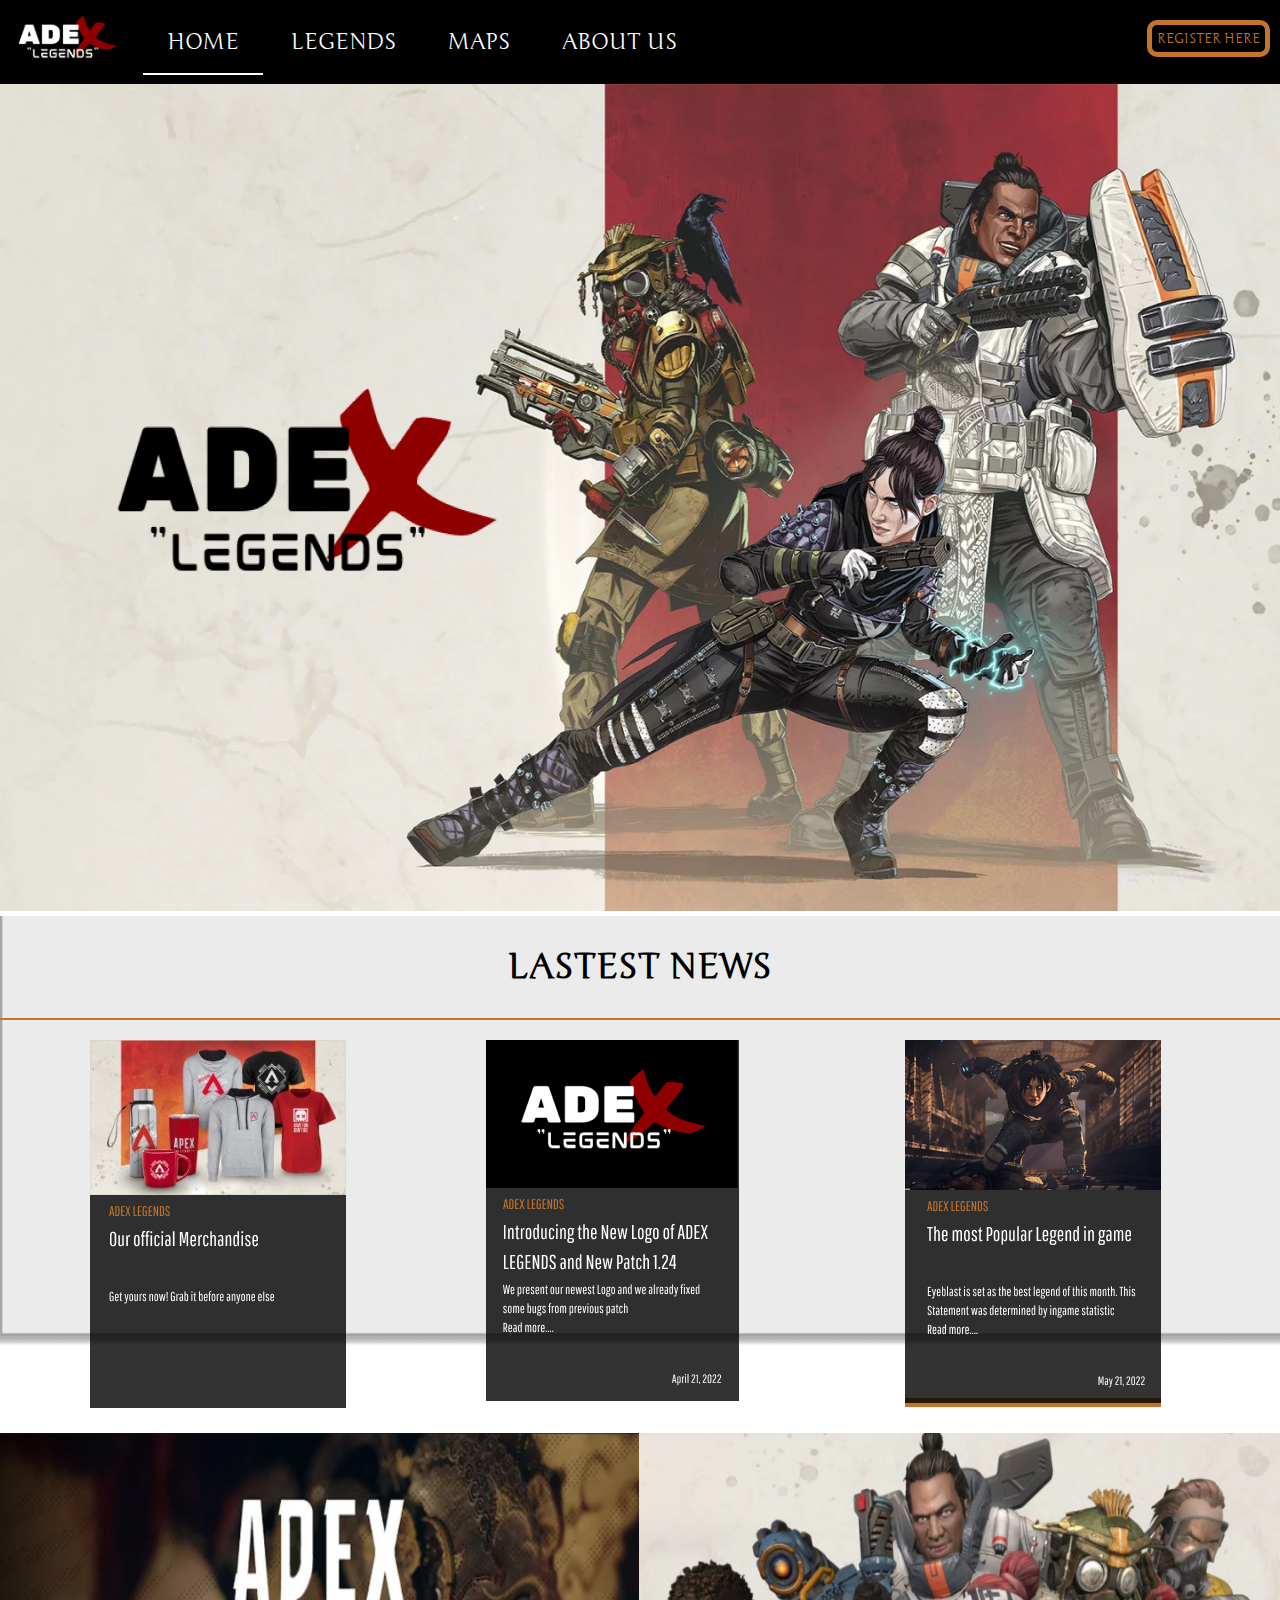
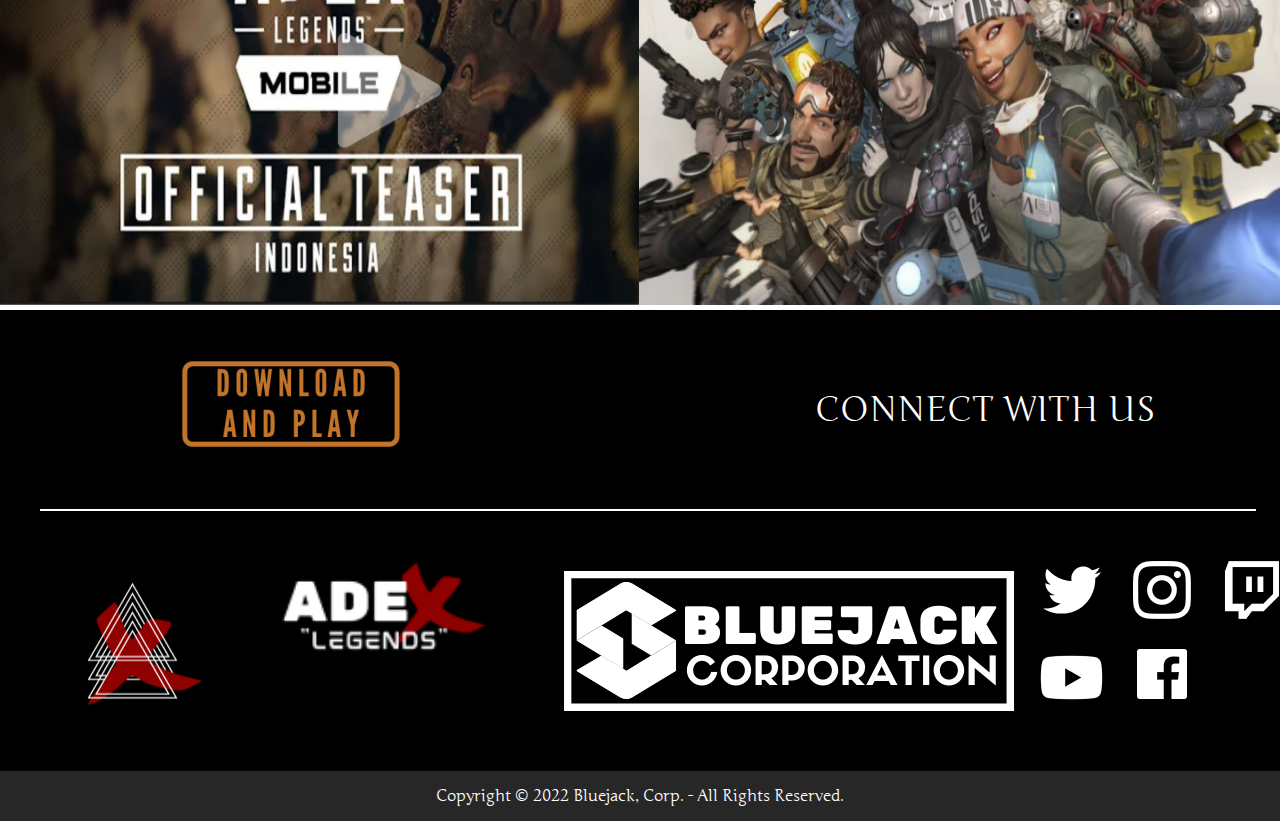
<file: adex legend/index.html>
<!DOCTYPE html>
<html lang="en">
<head>
    <meta charset="UTF-8">
    <meta http-equiv="X-UA-Compatible" content="IE=edge">
    <meta name="viewport" content="width=device-width, initial-scale=1.0">
    <title>Adex legends</title>
    <link rel="stylesheet" href="style.css">
</head>
<body>
    <head>

        <!--Navbar-->
        <div class="navbar">
            <img src="img/Legends (1) 1.png" height="84px" alt="">
            <ul>
                
                <li style="border-bottom: 2px solid #fff;"><a href="index.html" > HOME</a></li>
                <li><a href="legends.html">LEGENDS</a></li>
                <li><a href="map.html">MAPS</a></li>
                <li><a href="about.html">ABOUT US</a></li>
            </ul>
            <a href="register.html"><button id="register">REGISTER HERE</button></a>
        </div>

        <!--JUMBOTRON-->
        <img src="img/Group 18.png" alt="" width="100%" height="827">
    </head>
    <div class="lastest">
        <div class="judul" style="padding: 30px;border-bottom:2px solid #C2742B">
            <h1 style="text-align:center;">LASTEST NEWS</h1>
        </div>
        <div class="isi">
            <div class="isi1">
                <img src="img/Group 19.png" alt="">
            </div>
            <div class="isi2">
                <img src="img/Group 20.png" alt="">
            </div>
            <div class="isi3">
                <img src="img/Group 22.png" alt="">
            </div>
        </div>
    </div>
    <div class="iklan">
        <div class="iklan1">
            <img id="pause" src="img/image 1.svg" alt="">
            <img src="img/image 5.png" width="100%" height="472" alt="">
        </div>
        <div class="iklan2">
            <img src="img/image 3.png" width="100%" height="472" alt="">
        </div>
    </div>


    <!--Footer-->
    <footer>
        <div class="top">
            <div class="download">
                <img src="img/Legends (2) 1.png" style="margin-top:50px;"alt="">
            </div>
            <p>CONNECT WITH US</p>
        </div>
        <div class="mid">
            <img src="img/Legends (4) 1.png"  alt="">
            <img src="img/Legends (1) 1.png" width="316" height="172" alt="">
            <img src="img/Legends (7) 1.png" alt="">
            <img src="img/Group 23.png" width="242" height="153" style="margin-top:30px ;" alt="">
        </div>
        <div class="bot">
            <p>Copyright © 2022 Bluejack, Corp. - All Rights Reserved.</p>
        </div>
    </footer>
    
</body>
</html>
</file>
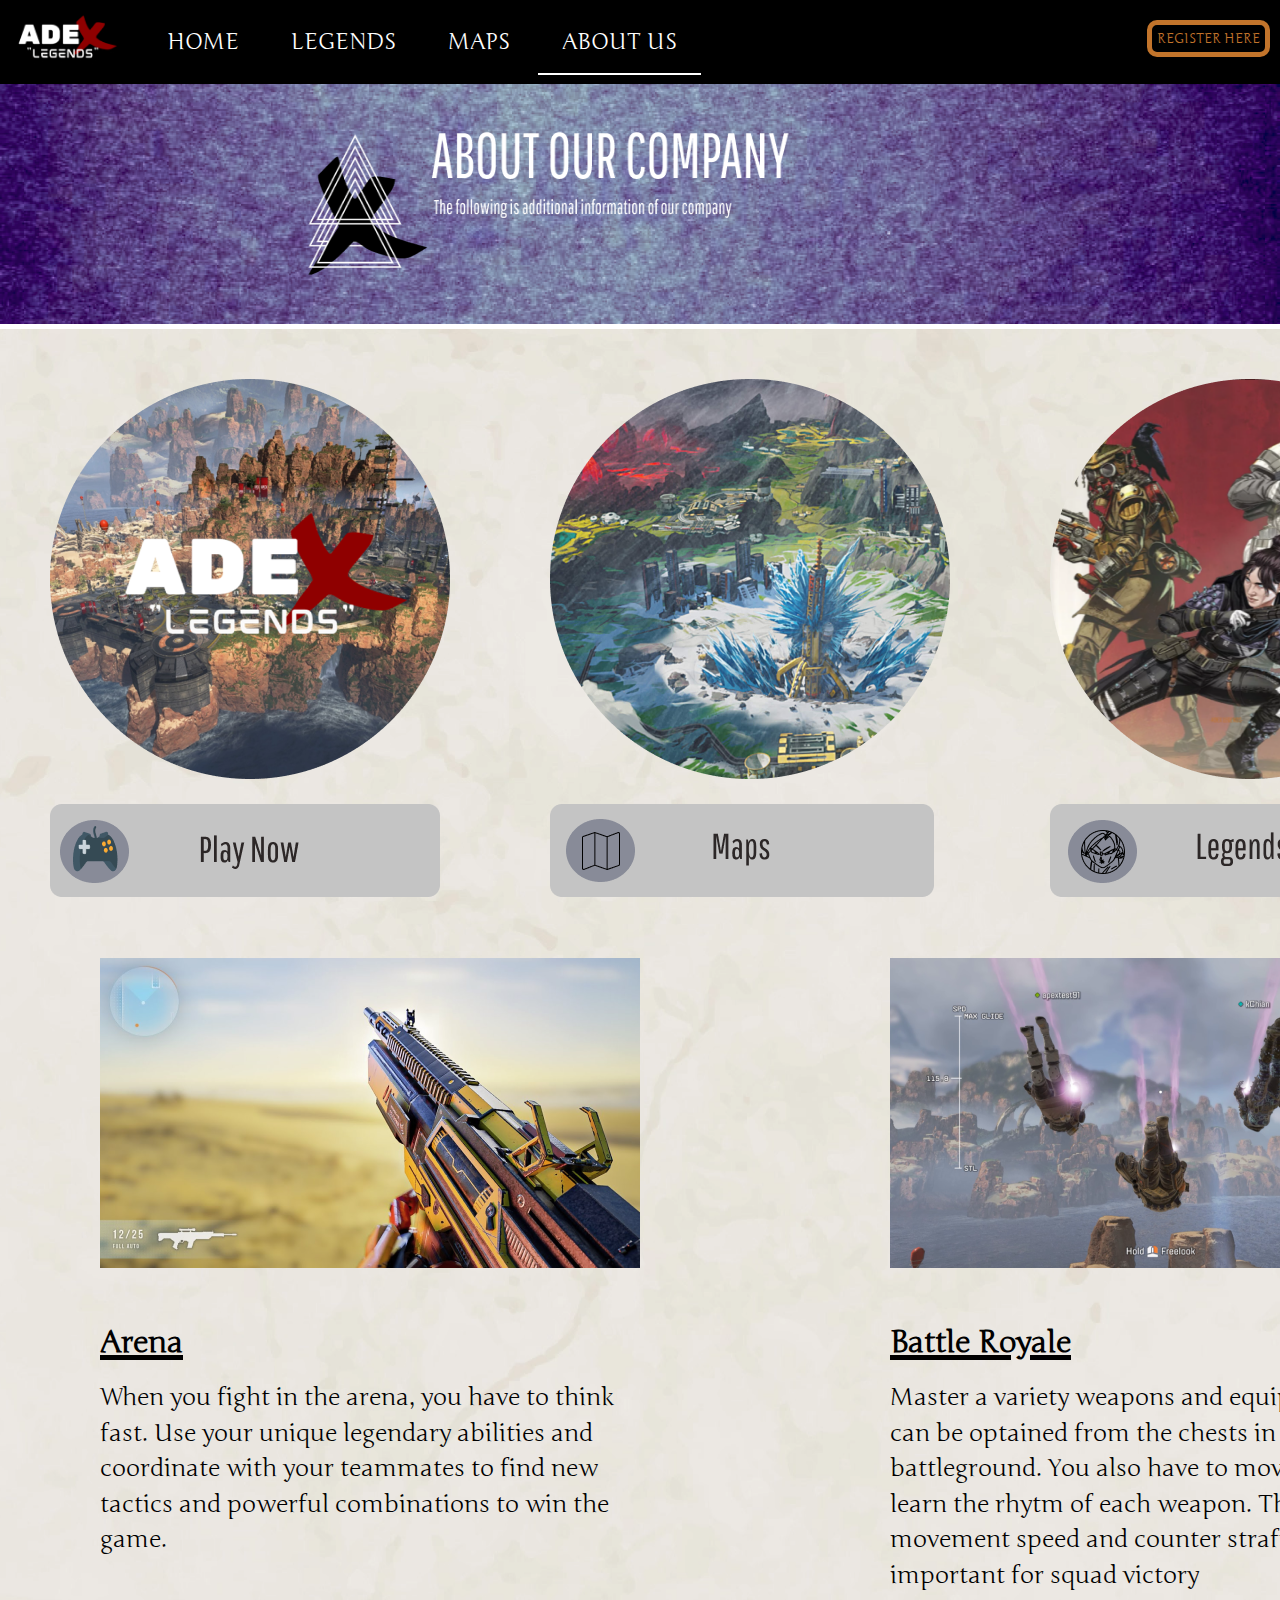
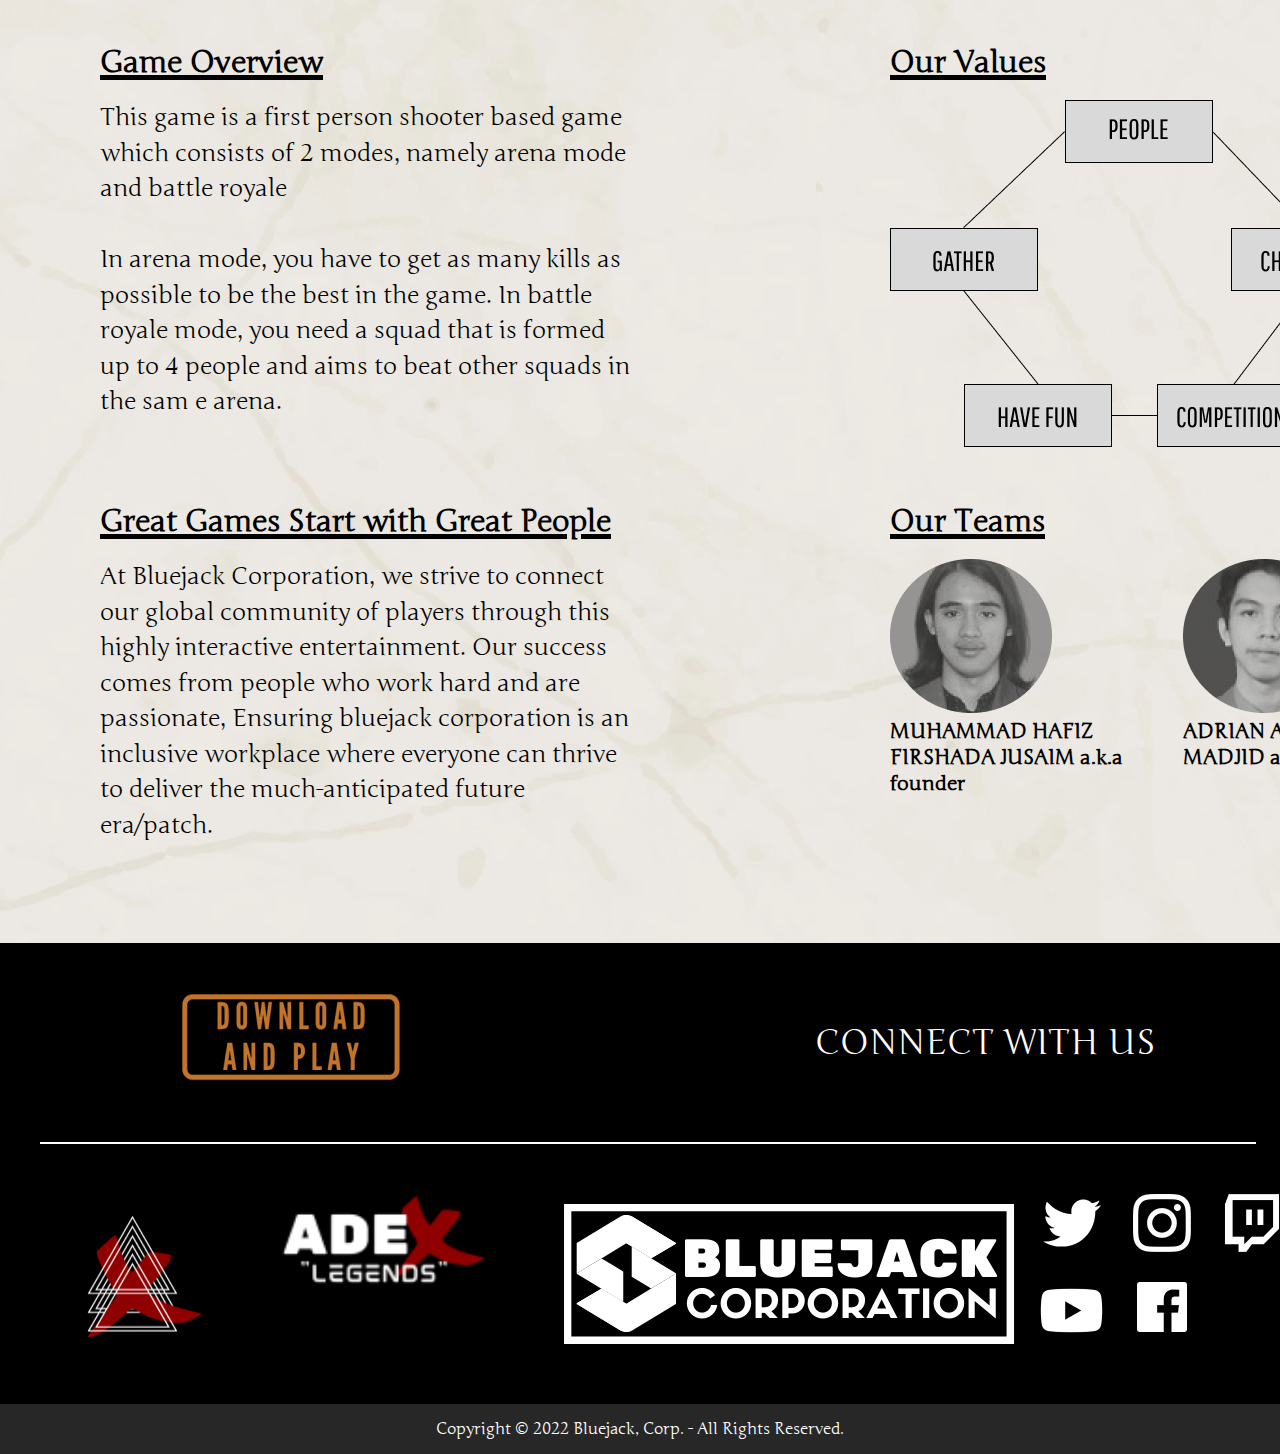
<file: adex legend/about.html>
<!DOCTYPE html>
<html lang="en">
<head>
    <meta charset="UTF-8">
    <meta http-equiv="X-UA-Compatible" content="IE=edge">
    <meta name="viewport" content="width=device-width, initial-scale=1.0">
    <title>Adex legends</title>
    <link rel="stylesheet" href="style.css">
</head>
<body>
    <head>
        <div class="navbar">
            <img src="img/Legends (1) 1.png" height="84px" alt="">
            <ul>
                
                <li><a href="index.html" > HOME</a></li>
                <li  ><a href="legends.html">LEGENDS</a></li>
                <li><a href="map.html">MAPS</a></li>
                <li style="border-bottom: 2px solid #fff;"><a href="about.html">ABOUT US</a></li>
            </ul>
            <a href="register.html"><button id="register">REGISTER HERE</button></a>
        </div>
        <img src="img/Group 26.png" alt="" width="100%" height="240">
    </head>
    <div class="container-about">
        <div class="top-about">
            <div class="elipse1">
                <img src="img/Ellipse 1.png" alt="">
                
                <div class="about-button">
                    <img src="img/Group 27.png" alt="">
                </div>
            </div>
            <div class="elipse2">
                <img src="img/Ellipse 2.png" alt="">
                <div class="about-button">
                    <a href="map.html"><img src="img/Group 28.png" alt=""></a>
                </div>
                
            </div>
            <div class="elipse3">
                <div>
                    <img src="img/Ellipse 3.png" alt="">
                </div>
                <div class="about-button">
                    <a href="legends.html"><img src="img/Group 29.png" alt=""></a>
                </div>
                
            </div>
    
        </div>
        <div class="cont-about">
            <div class="about1">
                <img src="img/Rectangle 41.png" alt="">
            </div>
            <div class="about2">
                <img src="img/image 6.png" alt="">
            </div>
            <div class="about3">
                <h1>Arena</h1>
                <p>When you fight in the arena, you have to think fast. Use your unique legendary abilities and coordinate with your teammates to find new tactics and powerful combinations to win the game.</p>
    
            </div>
            <div class="about4">
                <h1>Battle Royale</h1>
                <p>Master a variety weapons and equipment that can be optained from the chests in the battleground. You also have to move fast and learn the rhytm of each weapon. The use of movement speed and counter strafing is also important for squad victory</p>
                
            </div>
            <div class="about5">
                <h1>Game Overview</h1>
                <p>This game is a first person shooter based game which consists of 2 modes, namely arena mode and battle royale <br><br>

                    In arena  mode, you have to get as many kills as possible to be the best in the game. In battle royale mode, you need a squad that is formed up to 4 people and aims to beat other squads in the sam e arena.
                    
                    </p>
            </div>
            <div class="about6">
                <h1>Our Values</h1>
                <img src="img/Group 30.png" alt="">
                
            </div>
            <div class="about7">
                <h1>Great Games Start with Great People</h1>
                <p>At Bluejack Corporation, we strive to connect our global community of players through this highly interactive entertainment.   Our success comes from people who work hard and are passionate, Ensuring bluejack corporation is an inclusive workplace where everyone can thrive to deliver the much-anticipated future era/patch.</p>
                
            </div>
            <div class="about8">
                <h1>Our Teams</h1>
                <div class="team">
                    <div class="leader">
                        <img src="img/Ellipse 6.png" alt="">
                        <h2>MUHAMMAD HAFIZ FIRSHADA JUSAIM
                            a.k.a founder</h2>
                    </div>
                    <div class="co-lead">
                        <img src="img/Ellipse 7.png" alt="">
                        <h2>ADRIAN ATHALLAH MADJID
                            a.k.a co-founder</h2>
                    </div>
                </div>
                
                
            </div>
        </div>
    </div>
    
    <footer>
        <div class="top">
            <div class="download">
                <img src="img/Legends (2) 1.png" style="margin-top:50px;"alt="">
            </div>
            <p>CONNECT WITH US</p>
        </div>
        <div class="mid">
            <img src="img/Legends (4) 1.png"  alt="">
            <img src="img/Legends (1) 1.png" width="316" height="172" alt="">
            <img src="img/Legends (7) 1.png" alt="">
            <img src="img/Group 23.png" width="242" height="153" style="margin-top:30px ;" alt="">
        </div>
        <div class="bot">
            <p>Copyright © 2022 Bluejack, Corp. - All Rights Reserved.</p>
        </div>
    </footer>
    
</body>
</html>
</file>
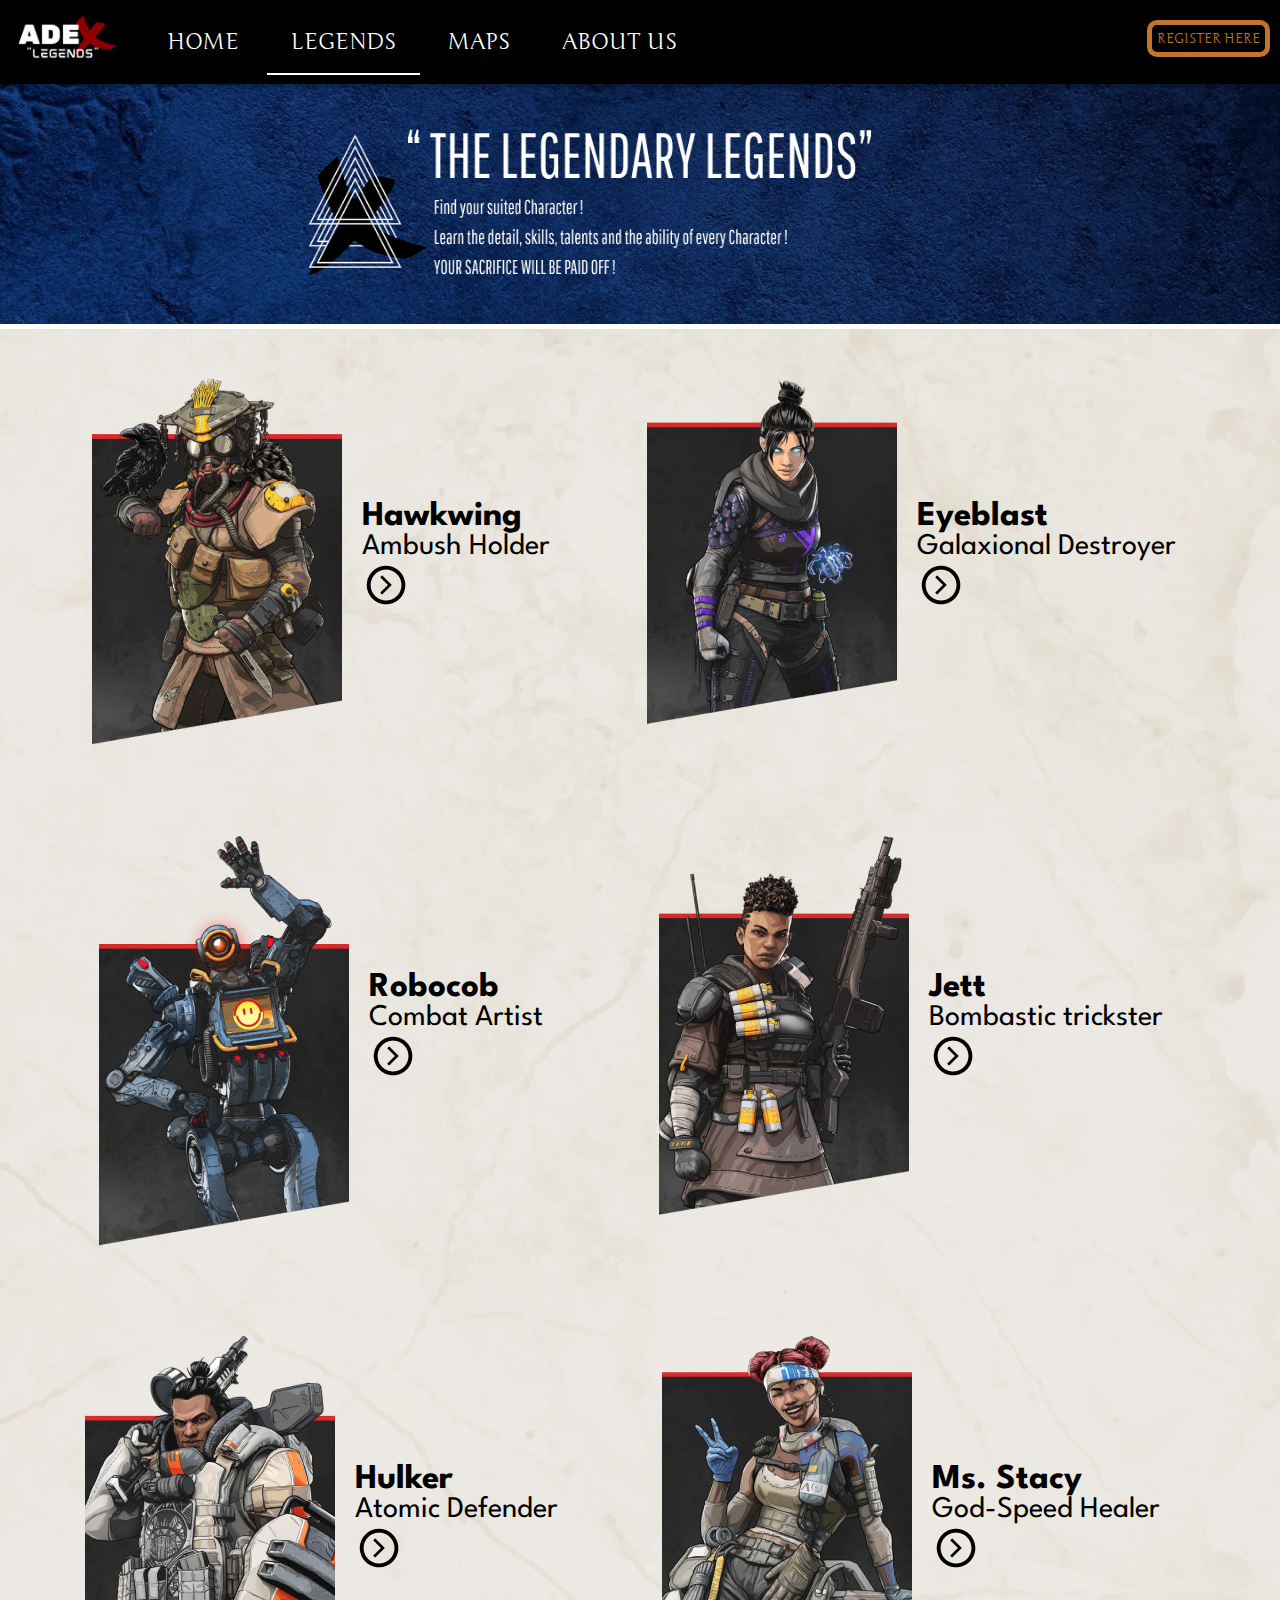
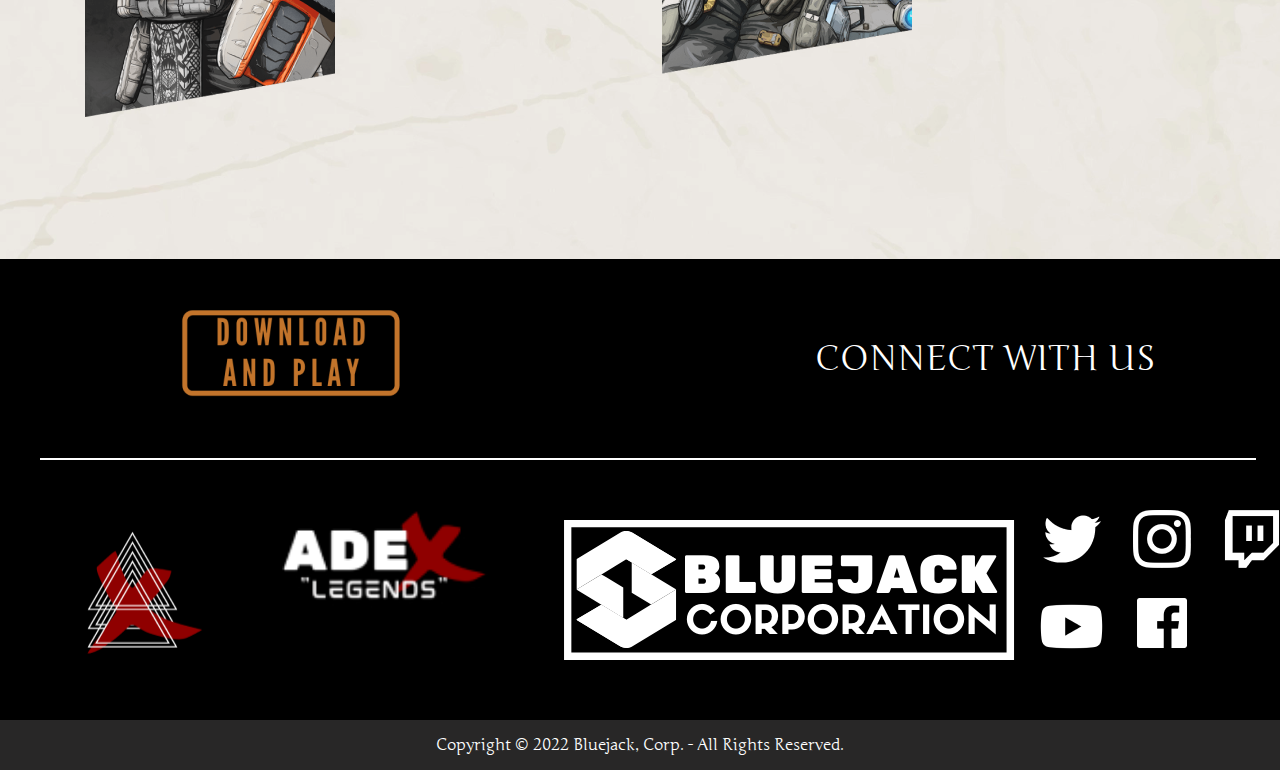
<file: adex legend/legends.html>
<!DOCTYPE html>
<html lang="en">
<head>
    <meta charset="UTF-8">
    <meta http-equiv="X-UA-Compatible" content="IE=edge">
    <meta name="viewport" content="width=device-width, initial-scale=1.0">
    <title>Adex legends</title>
    <link rel="stylesheet" href="style.css">
</head>
<body>
    <head>
        <div class="navbar">
            <img src="img/Legends (1) 1.png" height="84px" alt="">
            <ul>
                
                <li><a href="index.html" > HOME</a></li>
                <li  style="border-bottom: 2px solid #fff;"><a href="legends.html">LEGENDS</a></li>
                <li><a href="map.html">MAPS</a></li>
                <li><a href="about.html">ABOUT US</a></li>
            </ul>
            <a href="register.html"><button id="register">REGISTER HERE</button></a>
        </div>
        <img src="img/Group 24.png" alt="" width="100%" height="240">
    </head>
    <div class="container">
        <div class="character">
            <div class="char">
                <img src="img/Bloodhound 1.png" alt="">
            </div>
            <div class="detail">
                <div></div>
                <div><h2>Hawkwing</h2>
                    <p>Ambush Holder</p>
                    <a href="hero/hawking.html"><img src="img/hover eyeblast.png" alt=""></div></a>
                <div></div>
            </div>

        </div>
        <div class="character">
            <div class="char">
                <img src="img/Wraith_apex 1.png" alt="">
            </div>
            <div class="detail">
                <div></div>
                <div><h2>Eyeblast</h2>
                    <p>Galaxional Destroyer</p>
                    <a href="hero/eyeblast.html"><img src="img/hover eyeblast.png" alt=""></div></a>
                <div></div>
            </div>
        </div>
        <div class="character">
            <div class="char">
                <img src="img/Pathfinder_apex 1.png" alt="">
            </div>
            <div class="detail">
                <div></div>
                <div><h2>Robocob</h2>
                    <p>Combat Artist</p>
                    <a href="hero/robocop.html"><img src="img/hover eyeblast.png" alt=""></div></a>
                <div></div>
            </div>
        </div>
        <div class="character">
            <div class="char">
                <img src="img/Bangalore 1.png" alt="">
            </div>
            <div class="detail">
                <div></div>
                <div><h2>Jett</h2>
                    <p>Bombastic trickster</p>
                    <a href="hero/jett.html"><img src="img/hover eyeblast.png" alt=""></div></a>
                <div></div>
            </div>
        </div>
        <div class="character">
            <div class="char">
                <img src="img/Gibraltar_apex 1.png" alt="">
            </div>
            <div class="detail">
                <div></div>
                <div><h2>Hulker</h2>
                    <p>Atomic Defender</p>
                    <a href="hero/hulker.html"><img src="img/hover eyeblast.png" alt=""></div></a>
                <div></div>
            </div>
        </div>
        <div class="character">
            <div class="char">
                <img src="img/Lifeline 1.png" alt="">
            </div>
            <div class="detail">
                <div></div>
                <div><h2>Ms. Stacy</h2>
                    <p>God-Speed Healer</p>
                    <a href="hero/stacy.html"><img src="img/hover eyeblast.png" alt=""></div></a>
                <div></div>
            </div>
        </div>
    </div>
    <footer>
        <div class="top">
            <div class="download">
                <img src="img/Legends (2) 1.png" style="margin-top:50px;"alt="">
            </div>
            <p>CONNECT WITH US</p>
        </div>
        <div class="mid">
            <img src="img/Legends (4) 1.png"  alt="">
            <img src="img/Legends (1) 1.png" width="316" height="172" alt="">
            <img src="img/Legends (7) 1.png" alt="">
            <img src="img/Group 23.png" width="242" height="153" style="margin-top:30px ;" alt="">
        </div>
        <div class="bot">
            <p>Copyright © 2022 Bluejack, Corp. - All Rights Reserved.</p>
        </div>
    </footer>
    
</body>
</html>
</file>
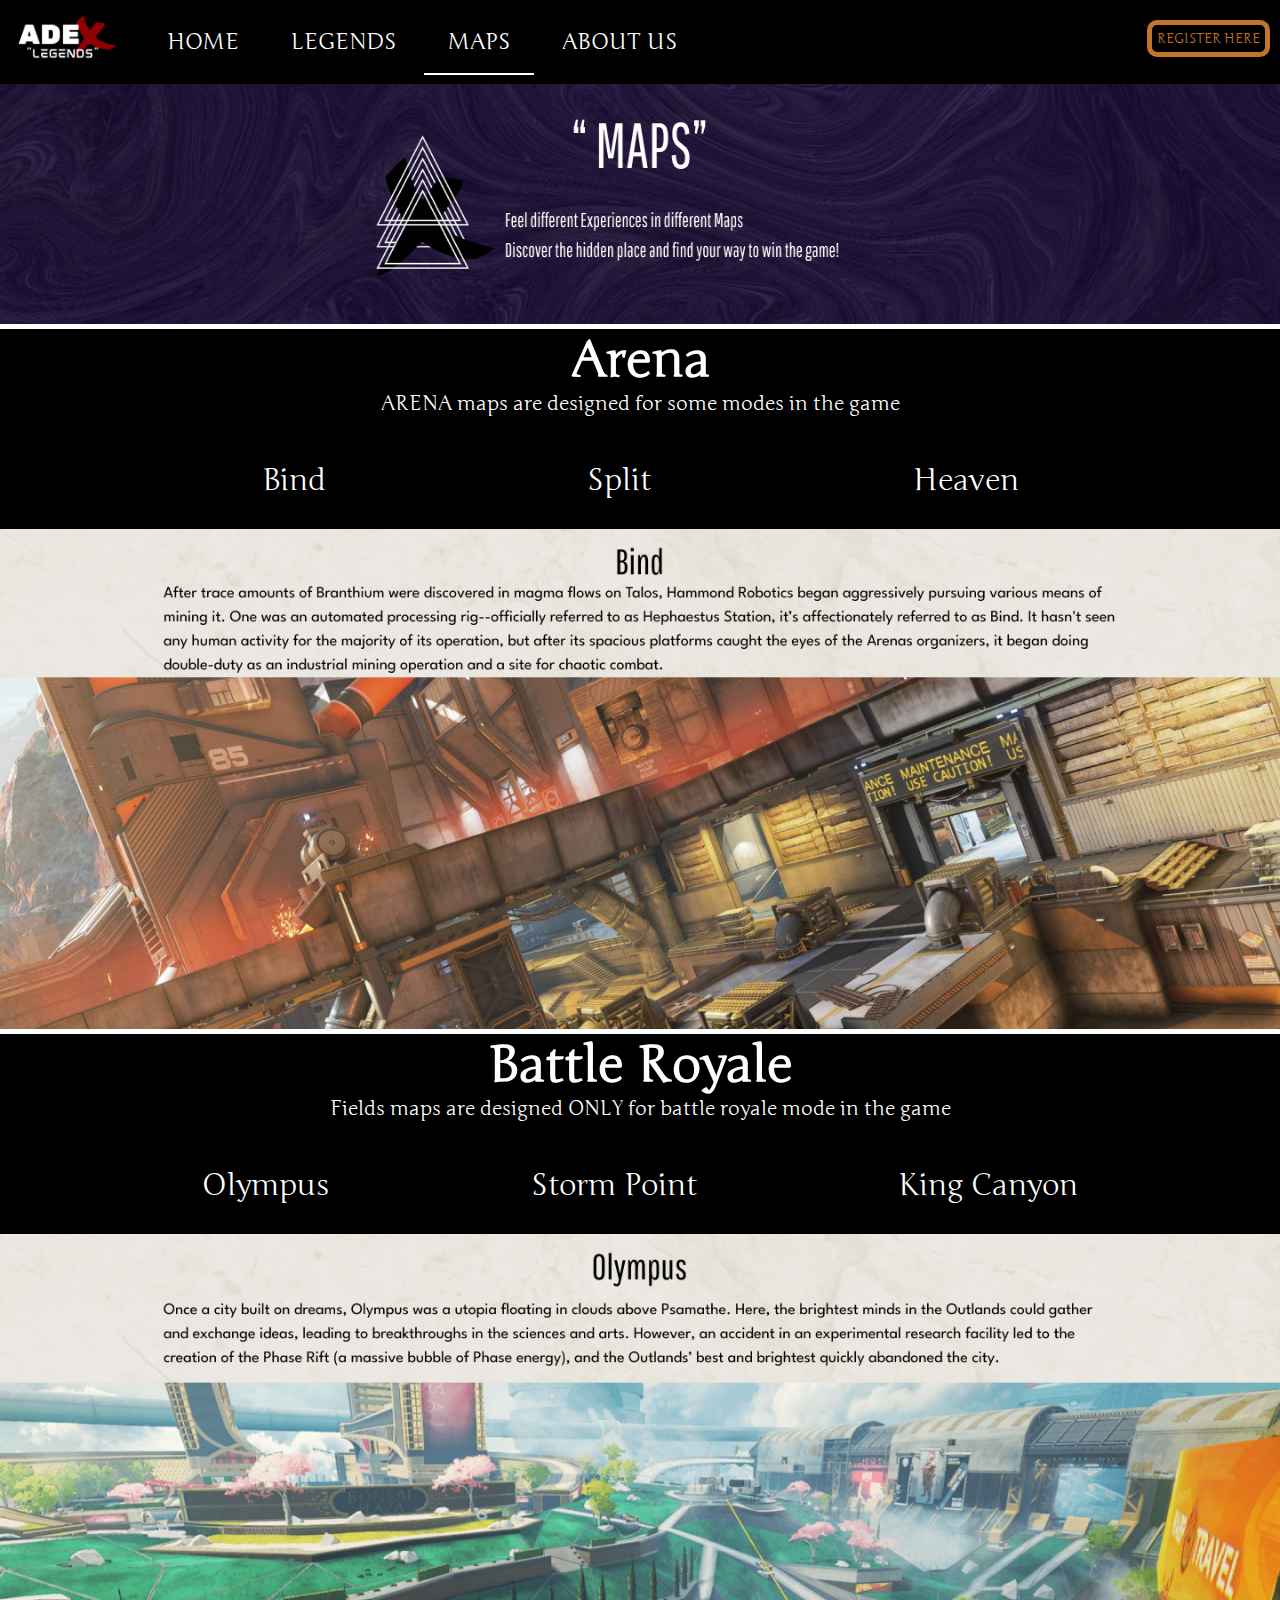
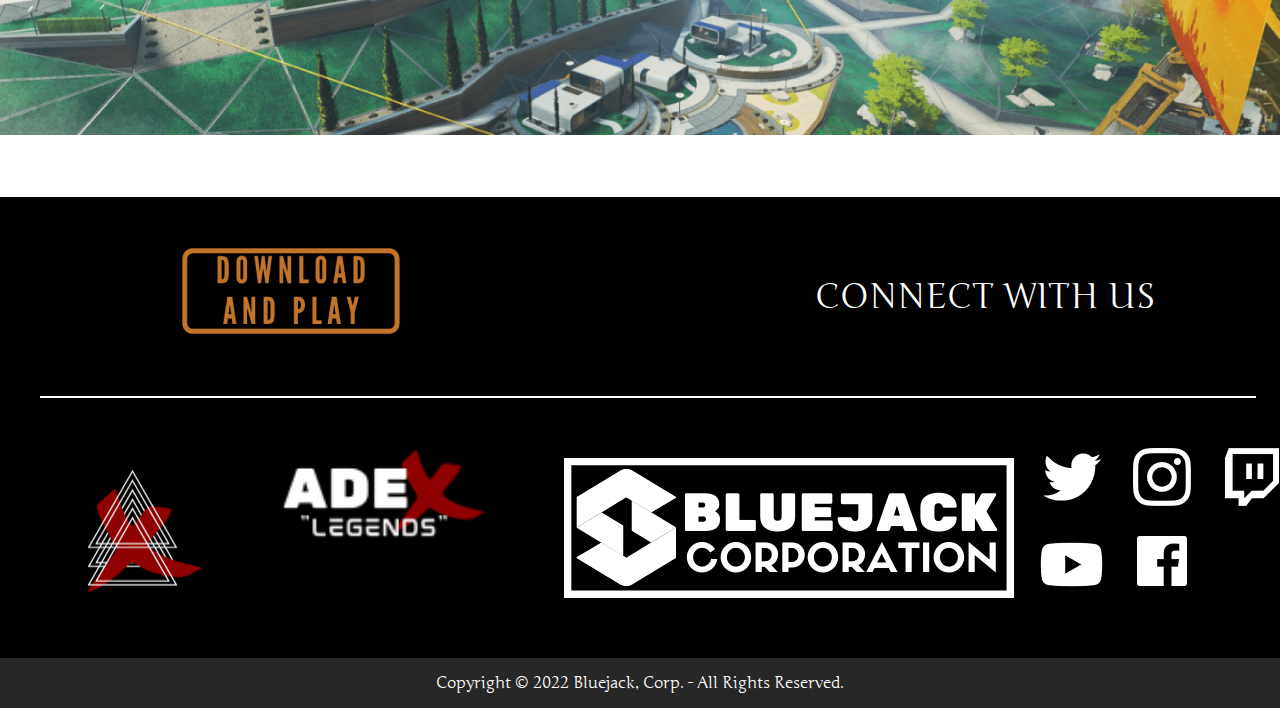
<file: adex legend/map.html>
<!DOCTYPE html>
<html lang="en">
<head>
    <meta charset="UTF-8">
    <meta http-equiv="X-UA-Compatible" content="IE=edge">
    <meta name="viewport" content="width=device-width, initial-scale=1.0">
    <title>Adex legends</title>
    <link rel="stylesheet" href="style.css">
</head>
<body>
    <head>
        <div class="navbar">
            <img src="img/Legends (1) 1.png" height="84px" alt="">
            <ul>
                
                <li><a href="index.html" > HOME</a></li>
                <li ><a href="legends.html">LEGENDS</a></li>
                <li style="border-bottom: 2px solid #fff;"><a href="map.html">MAPS</a></li>
                <li><a href="about.html">ABOUT US</a></li>
            </ul>
            <a href="register.html"><button id="register">REGISTER HERE</button></a>
        </div>
        <img src="img/Group 25.png" alt="" width="100%" height="240">
    </head>
    <div class="arena">
        <h1>Arena</h1>
        <p>ARENA maps are designed for some modes in the game</p>
    </div>
    <div class="map" style="text-align:center">
        <span class="dot" onclick="currentSlide(1)">Bind</span> 
        <span class="dot" onclick="currentSlide(2)">Split</span> 
        <span class="dot" onclick="currentSlide(3)">Heaven</span> 
    </div>
    <div class="slideshow-container">

        <div class="mySlides fade">
          <img src="img/Bind.png" style="width:100%">
        </div>
        <div class="mySlides fade">
          <img src="img/Split.png" style="width:100%">
        </div>
        <div class="mySlides fade">
          <img src="img/Heaven.png" style="width:100%">
        </div>
    </div>
    <div class="arena">
        <h1>Battle Royale</h1>
        <p>Fields maps are designed ONLY  for battle royale mode in the game</p>
    </div>
    <div class="map1" style="text-align:center">
        <span class="dot1" onclick="currentSlide1(1)">Olympus</span> 
        <span class="dot1" onclick="currentSlide1(2)">Storm Point</span> 
        <span class="dot1" onclick="currentSlide1(3)">King Canyon</span> 
    </div>
    <div class="slideshow-container1">

        <div class="mySlides1 fade1">
          <img src="img/Olympus.png" style="width:100%">
        </div>
        <div class="mySlides1 fade1">
          <img src="img/Strom Point.png" style="width:100%;">
        </div>
        <div class="mySlides1 fade1">
          <img src="img/Kings canyon.png" style="width:100%;">
        </div>
    </div>
    
    <footer>
        <div class="top">
            <div class="download">
                <img src="img/Legends (2) 1.png" style="margin-top:50px;"alt="">
            </div>
            <p>CONNECT WITH US</p>
        </div>
        <div class="mid">
            <img src="img/Legends (4) 1.png"  alt="">
            <img src="img/Legends (1) 1.png" width="316" height="172" alt="">
            <img src="img/Legends (7) 1.png" alt="">
            <img src="img/Group 23.png" width="242" height="153" style="margin-top:30px ;" alt="">
        </div>
        <div class="bot">
            <p>Copyright © 2022 Bluejack, Corp. - All Rights Reserved.</p>
        </div>
    </footer>
    <script>
        let slideIndex = 1;
        showSlides(slideIndex);
        
        function plusSlides(n) {
          showSlides(slideIndex += n);
        }
        
        function currentSlide(n) {
            
          showSlides(slideIndex = n);
        }
       
        function showSlides(n) {
          let i;
          let slides = document.getElementsByClassName("mySlides");
          let dots = document.getElementsByClassName("dot");
          if (n > slides.length) {slideIndex = 1}    
          if (n < 1) {slideIndex = slides.length}
          for (i = 0; i < slides.length; i++) {
            slides[i].style.display = "none";  
          }
          for (i = 0; i < dots.length; i++) {
            dots[i].className = dots[i].className.replace(" active", "");
          }
          slides[slideIndex-1].style.display = "block";  
          dots[slideIndex-1].className += " active";
        }


        let slideIndex1 = 1;
        showSlides1(slideIndex1);
         
        function plusSlides(m) {
          showSlides(slideIndex1 += m);
        }
        function currentSlide1(m) {
            showSlides1(slideIndex1 = m);
            let slides1 = document.getElementsByClassName("mySlides1");    
            slides1[m].style.display = "active";
        }

        function showSlides1(m) {
          let j;
          let slides1 = document.getElementsByClassName("mySlides1");
          let dots1 = document.getElementsByClassName("dot1");
          if (m > slides1.length) {slideIndex1 = 1}    
          if (m < 1) {slideIndex1 = slides1.length}
          for (j = 0; j < slides1.length; j++) {
            slides1[j].style.display = "none";  
          }
          for (j = 0; j < dots1.length; j++) {
            dots1[j].className = dots1[j].className.replace(" active", "");
          }
          slides1[slideIndex1-1].style.display = "block";  
          dots1[slideIndex1-1].className += " active";
        }
       
    </script>
    
</body>
</html>
</file>
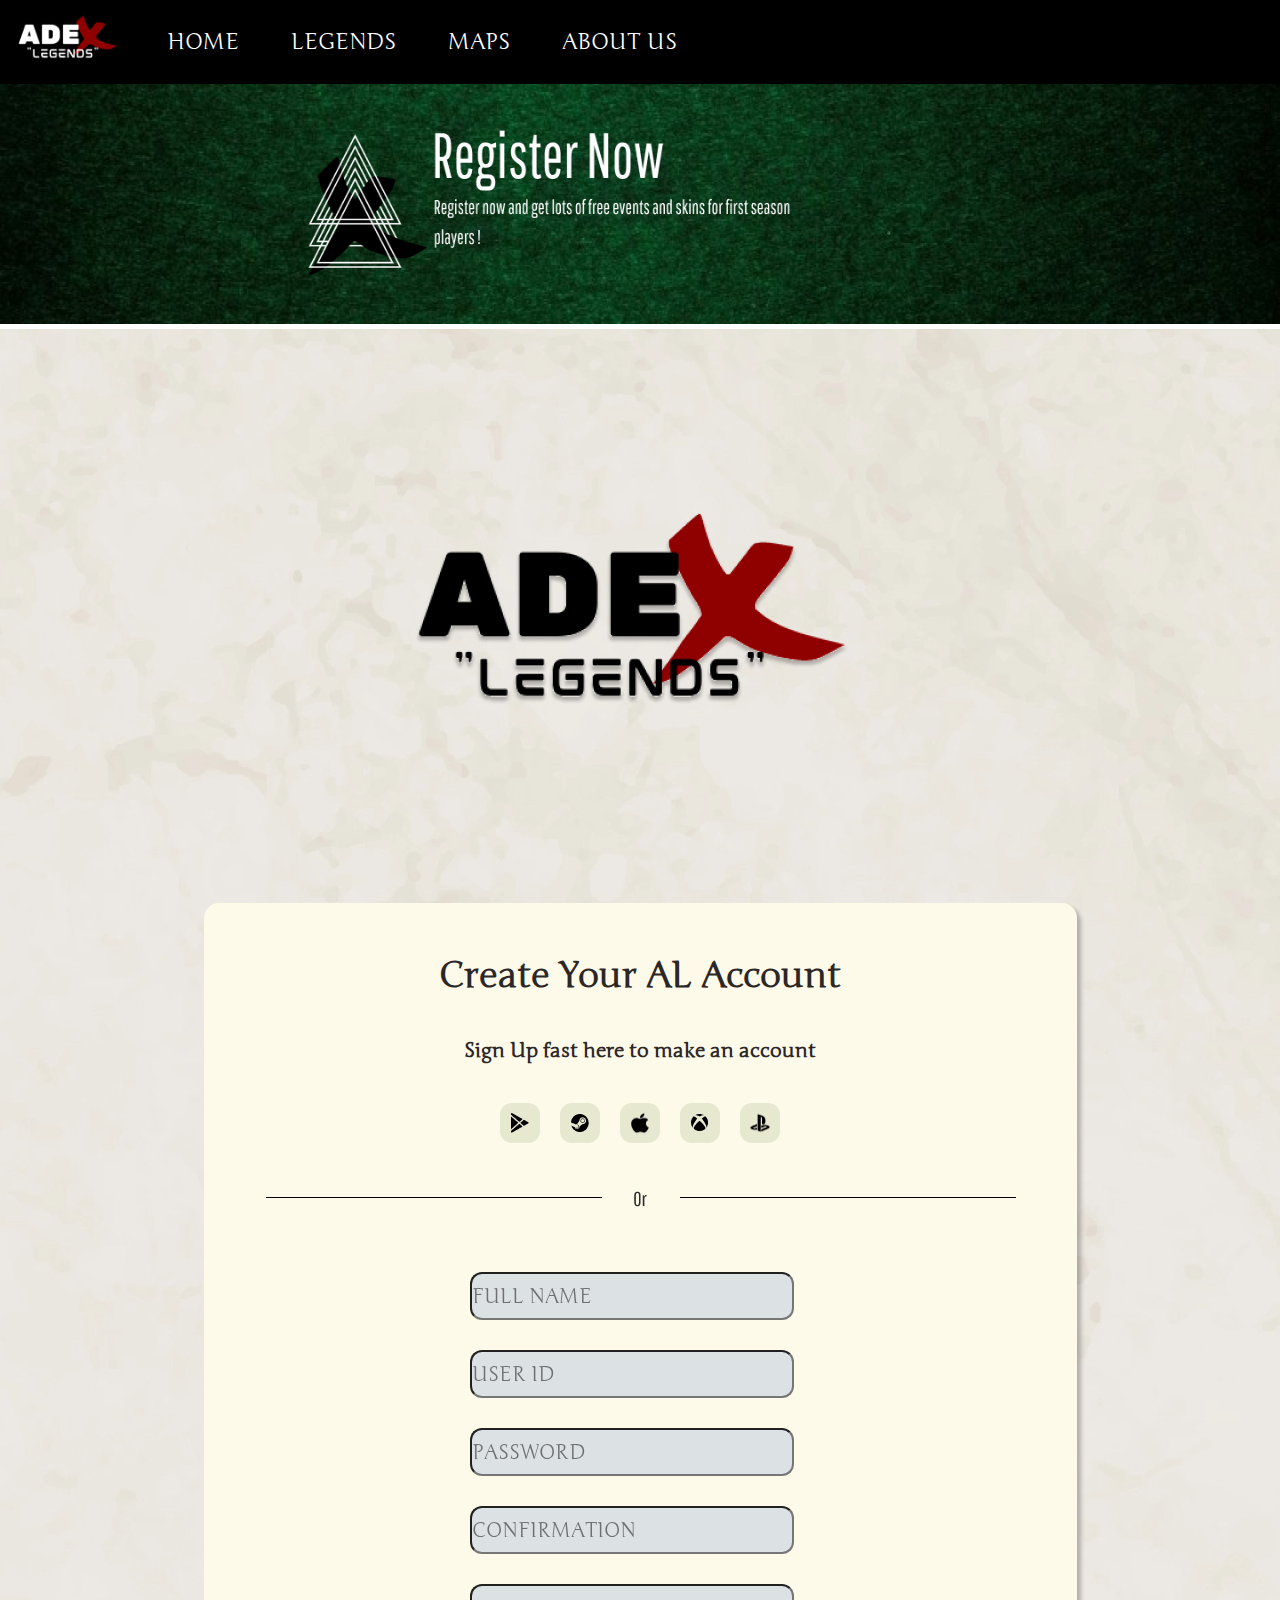
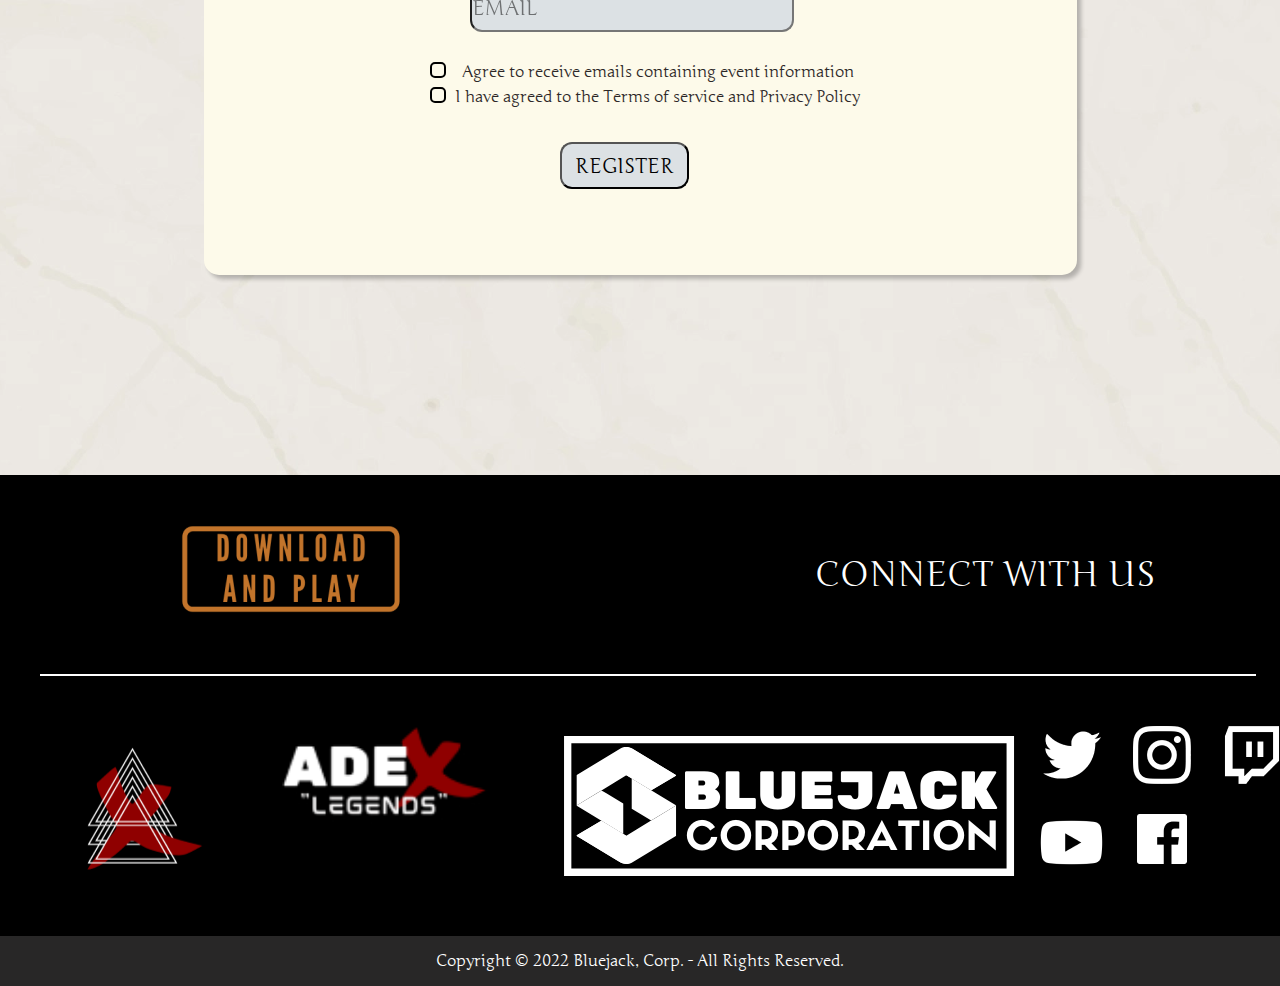
<file: adex legend/register.html>
<!DOCTYPE html>
<html lang="en">
<head>
    <meta charset="UTF-8">
    <meta http-equiv="X-UA-Compatible" content="IE=edge">
    <meta name="viewport" content="width=device-width, initial-scale=1.0">
    <title>Adex legends</title>
    <link rel="stylesheet" href="style.css">
</head>
<body>
    <head>
        <div class="navbar">
            <img src="img/Legends (1) 1.png" height="84px" alt="">
            <ul>
                
                <li><a href="index.html" > HOME</a></li>
                <li ><a href="legends.html">LEGENDS</a></li>
                <li><a href="map.html">MAPS</a></li>
                <li><a href="about.html">ABOUT US</a></li>
            </ul>
            <
        </div>
        <img src="img/Group 31.png" alt="" width="100%" height="240">
    </head>
    <div class="regist">
        <div class="logo">
            <img src="img/2 1.png" alt="">
        </div>
        <div class="form">
            <div class="title">
                <h1>Create Your AL Account</h1>
                <br><br>
                <h2>Sign Up fast here to  make an account </h2>
                <br><br>
                <div class="sponsor">
                    <img src="img/Group 1.png" width="40" height="40" alt="">
                    <img src="img/Group 2.png" width="40" height="40" alt="">
                    <img src="img/Group 6.png" width="40" height="40" alt="">
                    <img src="img/Group 4 (1).png" alt="">
                    <img src="img/Group 4.png" width="40" height="40" alt="">
                </div>
                <br><br>
                <div class="line">
                    <img src="img/Group 32.png" alt="">
                </div>
                <form name="regist" class="form-input" action="" onsubmit="return(validateEmail());">
                    <input type="text" name="nama" placeholder="FULL NAME">
                    <input type="text" name="user" placeholder="USER ID">
                    <input type="password" name="pass" placeholder="PASSWORD">
                    <input type="password" name="confirm" placeholder="CONFIRMATION">
                    <input type="text" name="email" placeholder="EMAIL">
                    <div class="check">
                        <label class="cont-cek" >
                            
                            <input class="cek" type="checkbox" >
                            <span class="mark"></span><p> Agree to receive emails containing event information</p>
                        </label>
                        <Label class="cont-cek">
                            
                            <input class="cek" type="checkbox"> 
                            <span class="mark"></span>I have agreed to the Terms of service and Privacy Policy
                            
                        </Label>
                        
                    </div>
                    
                    <input id="submit" type="submit" onclick="validateForm()" value="REGISTER">
                </form>
            </div>
            

        </div>
    </div>
    
    <footer>
        <div class="top">
            <div class="download">
                <img src="img/Legends (2) 1.png" style="margin-top:50px;"alt="">
            </div>
            <p>CONNECT WITH US</p>
        </div>
        <div class="mid">
            <img src="img/Legends (4) 1.png"  alt="">
            <img src="img/Legends (1) 1.png" width="316" height="172" alt="">
            <img src="img/Legends (7) 1.png" alt="">
            <img src="img/Group 23.png" width="242" height="153" style="margin-top:30px ;" alt="">
        </div>
        <div class="bot">
            <p>Copyright © 2022 Bluejack, Corp. - All Rights Reserved.</p>
        </div>
    </footer>
    <script>
        function validateEmail() {
            var emailID = document.regist.email.value;
            atpos = emailID.indexOf("@");
            dotpos = emailID.lastIndexOf(".");
            
            if (atpos < 1 || ( dotpos - atpos < 2 )) {
                alert("Masukkan email yang benar")
                document.regist.email.focus() ;
                return false;
            }
         return( true );
      }
        function validateForm() {
            if (document.forms["regist"]["nama"].value == "") {
                alert("Nama Tidak Boleh Kosong");
                document.forms["regist"]["nama"].focus();
                return false;
            }
            if (document.forms["regist"]["user"].value == "") {
                alert("Username Harus Diisi");
                document.forms["regist"]["user"].focus();
                return false;
            }
             
             if (document.forms["regist"]["pass"].value == "") {
                alert("Pilih Jurusan.");
                document.forms["regist"]["pass"].focus();
                return false;
            }
            if (document.forms["regist"]["confirm"].value == "") {
                alert("silahkan Konfirmasi Password");
                document.forms["regist"]["confirm"].focus();
                return false;
            }
             
            if (document.forms["regist"]["email"].value == "") {
                alert("Email Tidak Boleh Kosong");
                document.forms["regist"]["email"].focus();
                return false;
            }
             
        }

    </script>
    
    
</body>
</html>
</file>
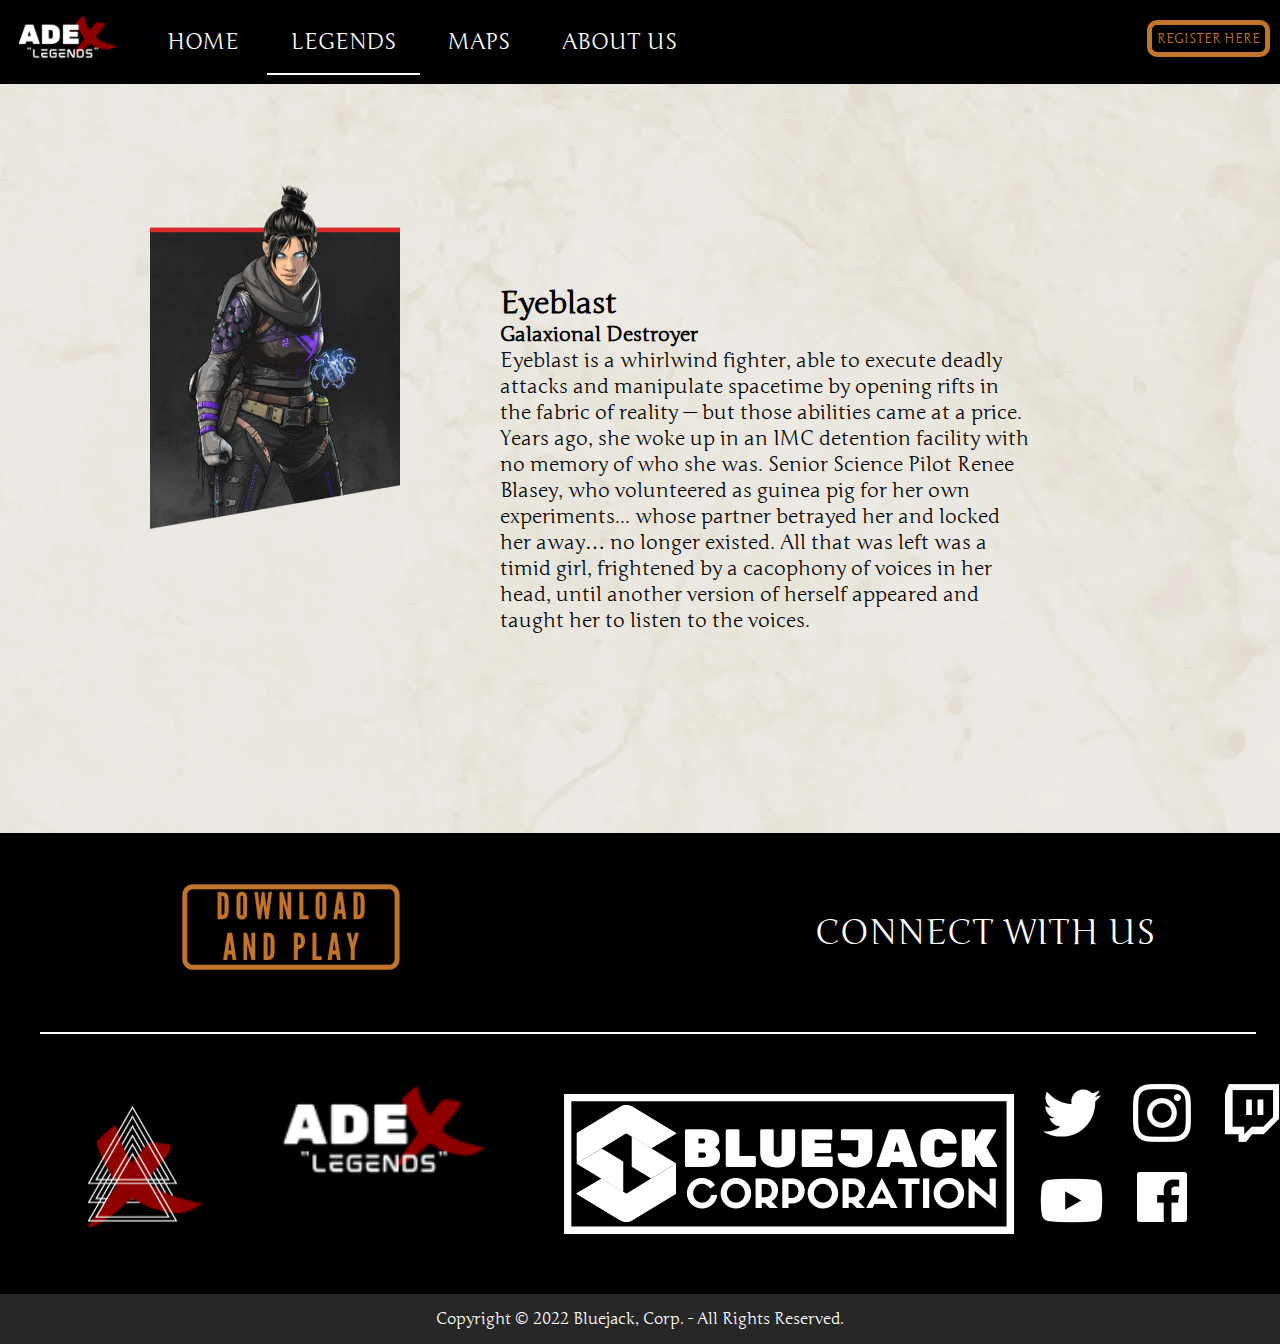
<file: adex legend/hero/eyeblast.html>
<!DOCTYPE html>
<html lang="en">
<head>
    <meta charset="UTF-8">
    <meta http-equiv="X-UA-Compatible" content="IE=edge">
    <meta name="viewport" content="width=device-width, initial-scale=1.0">
    <title>Adex legends</title>
    <link rel="stylesheet" href="../style.css">
</head>
<body>
    <head>

        <!--Navbar-->
        <div class="navbar">
            <img src="../img/Legends (1) 1.png" height="84px" alt="">
            <ul>
                
                <li ><a href="../index.html" > HOME</a></li>
                <li style="border-bottom: 2px solid #fff;"><a href="../legends.html">LEGENDS</a></li>
                <li><a href="../index.html">MAPS</a></li>
                <li><a href="../index.html">ABOUT US</a></li>
            </ul>
            <a href=""><button id="register">REGISTER HERE</button></a>
        </div>
    </head>
    <div class="character-detail">
        <div class="char">
            <img src="../img/Wraith_apex 1.png" alt="">
        </div>
        <div class="char-detail">
            <h2>Eyeblast</h2>
            <h4>Galaxional Destroyer</h4>
            <p>Eyeblast is a whirlwind fighter, able to execute deadly attacks and manipulate spacetime by opening rifts in the fabric of reality — but those abilities came at a price. Years ago, she woke up in an IMC detention facility with no memory of who she was. Senior Science Pilot Renee Blasey, who volunteered as guinea pig for her own experiments... whose partner betrayed her and locked her away… no longer existed. All that was left was a timid girl, frightened by a cacophony of voices in her head, until another version of herself appeared and taught her to listen to the voices.</p>
        </div>
    </div>
   


    <!--Footer-->
    <footer>
        <div class="top">
            <div class="download">
                <img src="../img/Legends (2) 1.png" style="margin-top:50px;"alt="">
            </div>
            <p>CONNECT WITH US</p>
        </div>
        <div class="mid">
            <img src="../img/Legends (4) 1.png"  alt="">
            <img src="../img/Legends (1) 1.png" width="316" height="172" alt="">
            <img src="../img/Legends (7) 1.png" alt="">
            <img src="../img/Group 23.png" width="242" height="153" style="margin-top:30px ;" alt="">
        </div>
        <div class="bot">
            <p>Copyright © 2022 Bluejack, Corp. - All Rights Reserved.</p>
        </div>
    </footer>
    
</body>
</html>
</file>
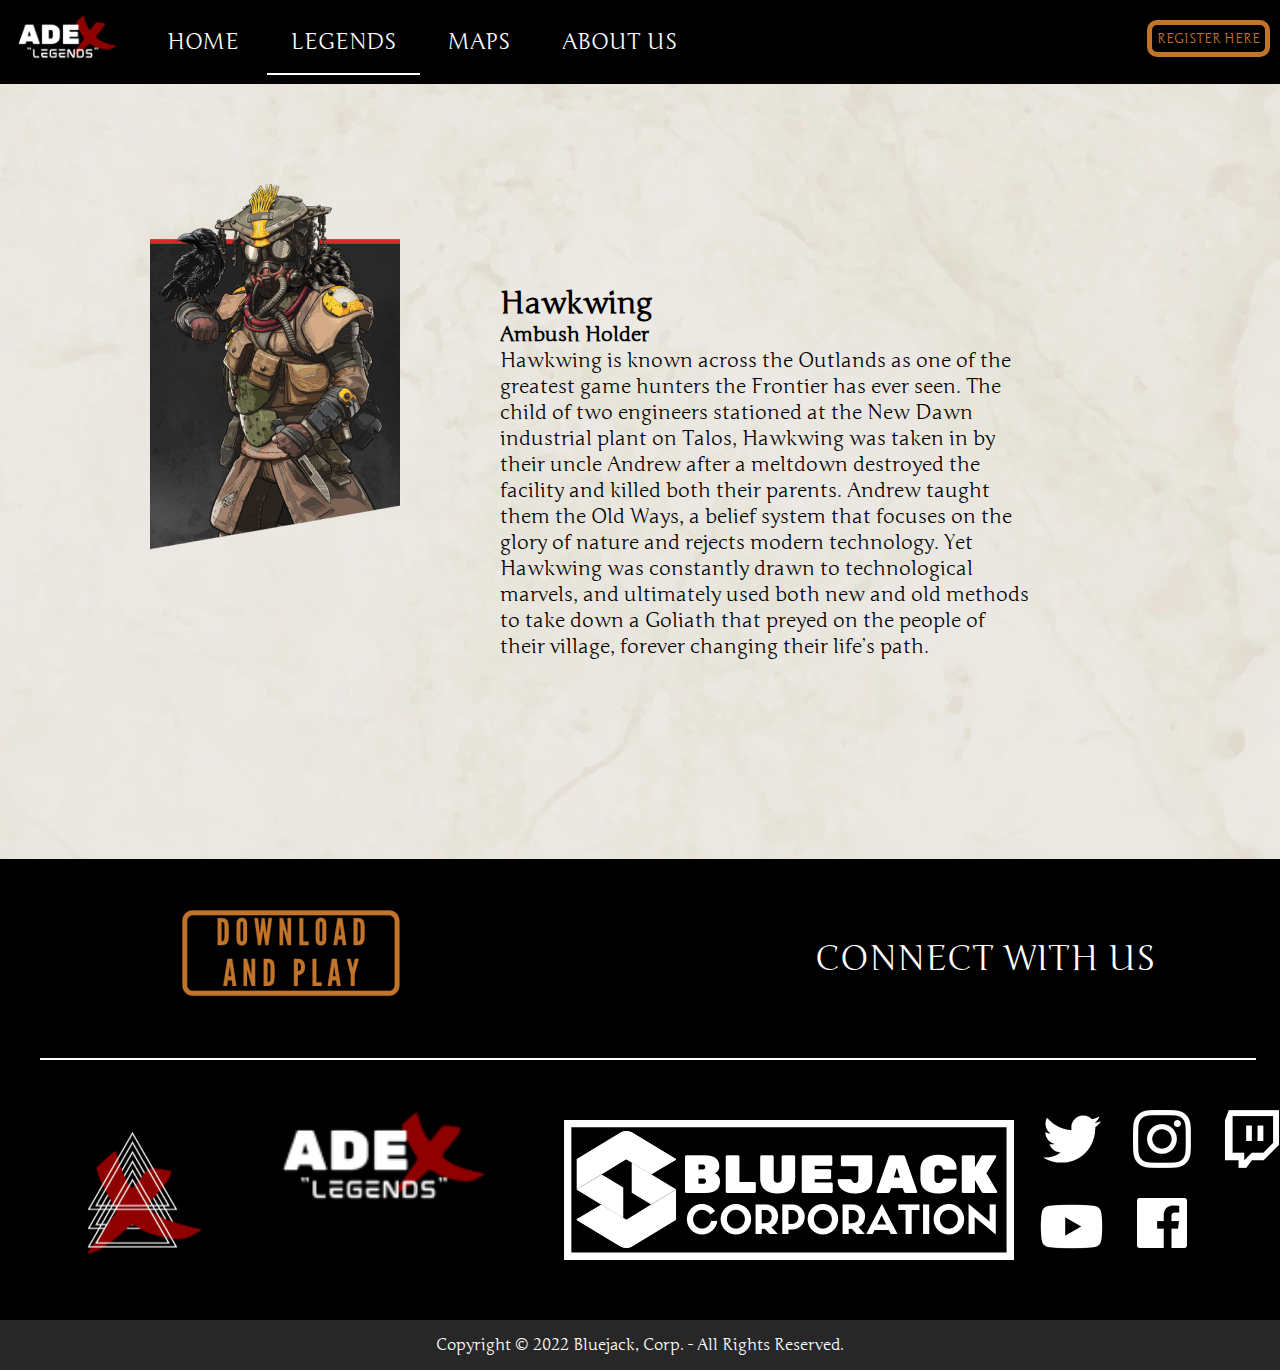
<file: adex legend/hero/hawking.html>
<!DOCTYPE html>
<html lang="en">
<head>
    <meta charset="UTF-8">
    <meta http-equiv="X-UA-Compatible" content="IE=edge">
    <meta name="viewport" content="width=device-width, initial-scale=1.0">
    <title>Adex legends</title>
    <link rel="stylesheet" href="../style.css">
</head>
<body>
    <head>

        <!--Navbar-->
        <div class="navbar">
            <img src="../img/Legends (1) 1.png" height="84px" alt="">
            <ul>
                
                <li ><a href="../index.html" > HOME</a></li>
                <li style="border-bottom: 2px solid #fff;"><a href="../legends.html">LEGENDS</a></li>
                <li><a href="../map.html">MAPS</a></li>
                <li><a href="../about.html">ABOUT US</a></li>
            </ul>
            <a href="../register.html"><button id="register">REGISTER HERE</button></a>
        </div>
    </head>
    <div class="character-detail">
        <div class="char">
            <img src="../img/Bloodhound 1.png" alt="">
        </div>
        <div class="char-detail">
            <h2>Hawkwing</h2>
            <h4>Ambush Holder</h4>
            <p>Hawkwing is known across the Outlands as one of the greatest game hunters the Frontier has ever seen. The child of two engineers stationed at the New Dawn industrial plant on Talos, Hawkwing was taken in by their uncle Andrew after a meltdown destroyed the facility and killed both their parents. Andrew taught them the Old Ways, a belief system that focuses on the glory of nature and rejects modern technology. Yet Hawkwing was constantly drawn to technological marvels, and ultimately used both new and old methods to take down a Goliath that preyed on the people of their village, forever changing their life’s path.</p>
        </div>
    </div>
   


    <!--Footer-->
    <footer>
        <div class="top">
            <div class="download">
                <img src="../img/Legends (2) 1.png" style="margin-top:50px;"alt="">
            </div>
            <p>CONNECT WITH US</p>
        </div>
        <div class="mid">
            <img src="../img/Legends (4) 1.png"  alt="">
            <img src="../img/Legends (1) 1.png" width="316" height="172" alt="">
            <img src="../img/Legends (7) 1.png" alt="">
            <img src="../img/Group 23.png" width="242" height="153" style="margin-top:30px ;" alt="">
        </div>
        <div class="bot">
            <p>Copyright © 2022 Bluejack, Corp. - All Rights Reserved.</p>
        </div>
    </footer>
    
</body>
</html>
</file>
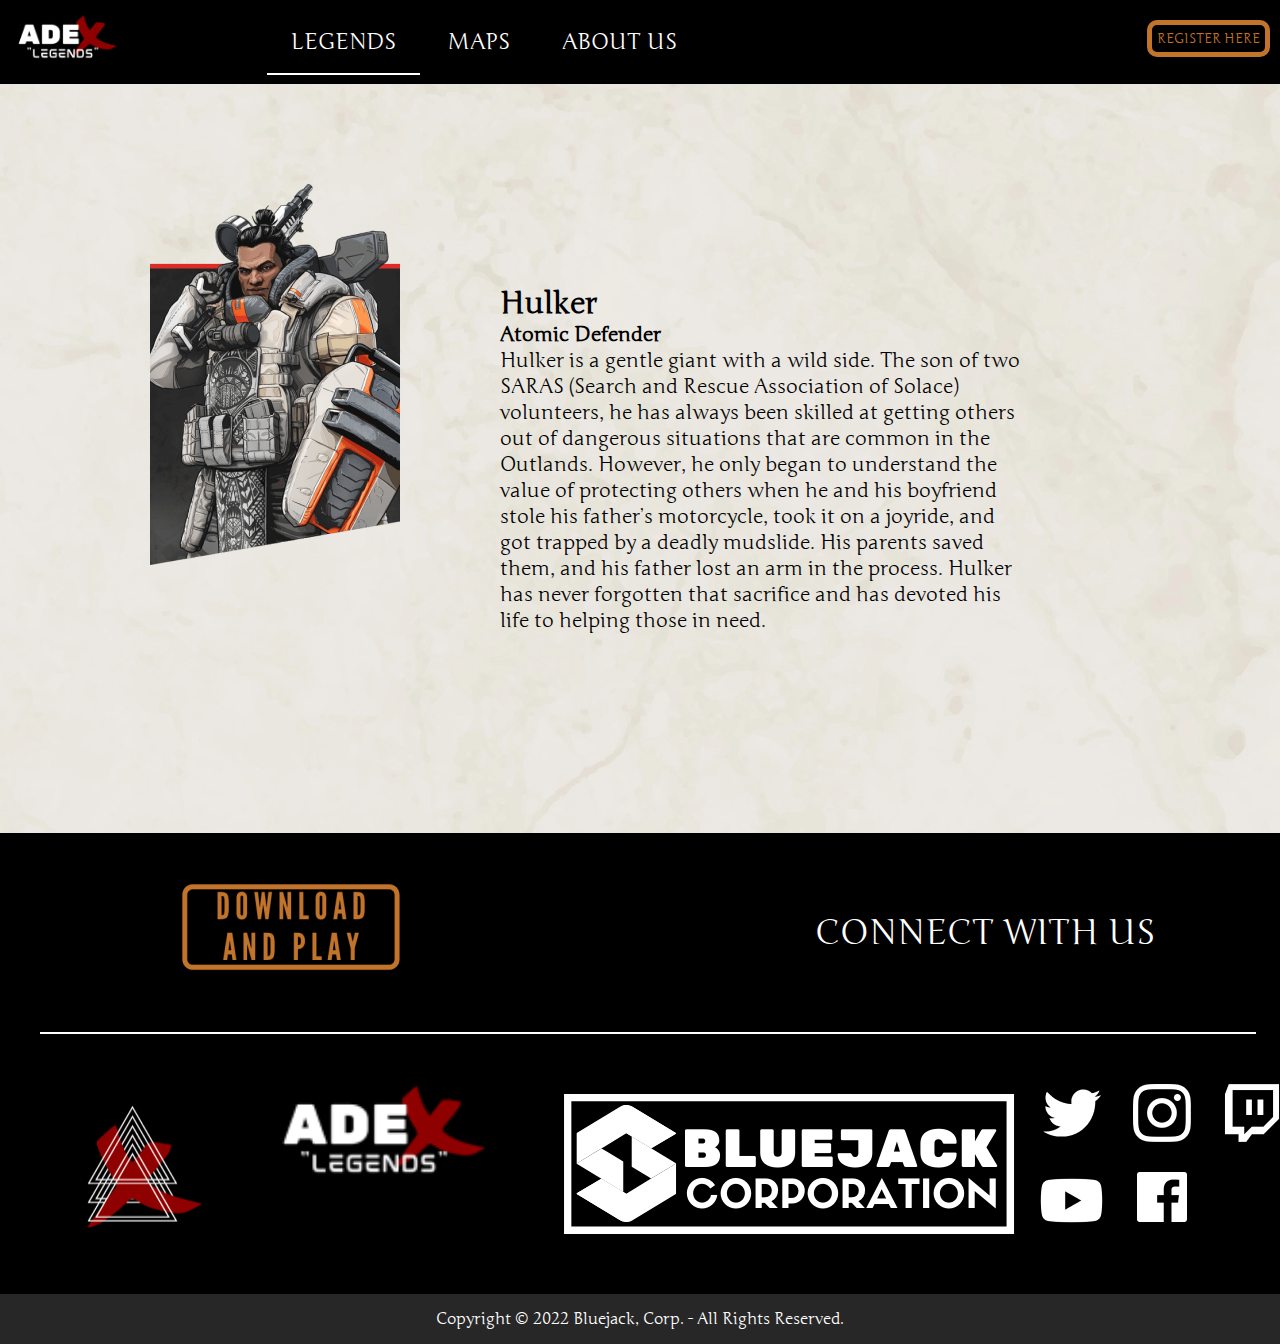
<file: adex legend/hero/hulker.html>
<!DOCTYPE html>
<html lang="en">
<head>
    <meta charset="UTF-8">
    <meta http-equiv="X-UA-Compatible" content="IE=edge">
    <meta name="viewport" content="width=device-width, initial-scale=1.0">
    <title>Adex legends</title>
    <link rel="stylesheet" href="../style.css">
</head>
<body>
    <head>

        <!--Navbar-->
        <div class="navbar">
            <img src="../img/Legends (1) 1.png" height="84px" alt="">
            <ul>
                
                <li> HOME</a></li>
                <li style="border-bottom: 2px solid #fff;"><a href="../legends.html">LEGENDS</a></li>
                <li><a href="../map.html">MAPS</a></li>
                <li><a href="../about.html">ABOUT US</a></li>
            </ul>
            <a href="../register.html"><button id="register">REGISTER HERE</button></a>
        </div>
    </head>
    <div class="character-detail">
        <div class="char">
            <img src="../img/Gibraltar_apex 1.png" alt="">
        </div>
        <div class="char-detail">
            <h2>Hulker</h2>
            <h4>Atomic Defender</h4>
            <p>Hulker is a gentle giant with a wild side. The son of two SARAS (Search and Rescue Association of Solace) volunteers, he has always been skilled at getting others out of dangerous situations that are common in the Outlands. However, he only began to understand the value of protecting others when he and his boyfriend stole his father’s motorcycle, took it on a joyride, and got trapped by a deadly mudslide. His parents saved them, and his father lost an arm in the process. Hulker has never forgotten that sacrifice and has devoted his life to helping those in need.</p>
        </div>
    </div>
   


    <!--Footer-->
    <footer>
        <div class="top">
            <div class="download">
                <img src="../img/Legends (2) 1.png" style="margin-top:50px;"alt="">
            </div>
            <p>CONNECT WITH US</p>
        </div>
        <div class="mid">
            <img src="../img/Legends (4) 1.png"  alt="">
            <img src="../img/Legends (1) 1.png" width="316" height="172" alt="">
            <img src="../img/Legends (7) 1.png" alt="">
            <img src="../img/Group 23.png" width="242" height="153" style="margin-top:30px ;" alt="">
        </div>
        <div class="bot">
            <p>Copyright © 2022 Bluejack, Corp. - All Rights Reserved.</p>
        </div>
    </footer>
    
</body>
</html>
</file>
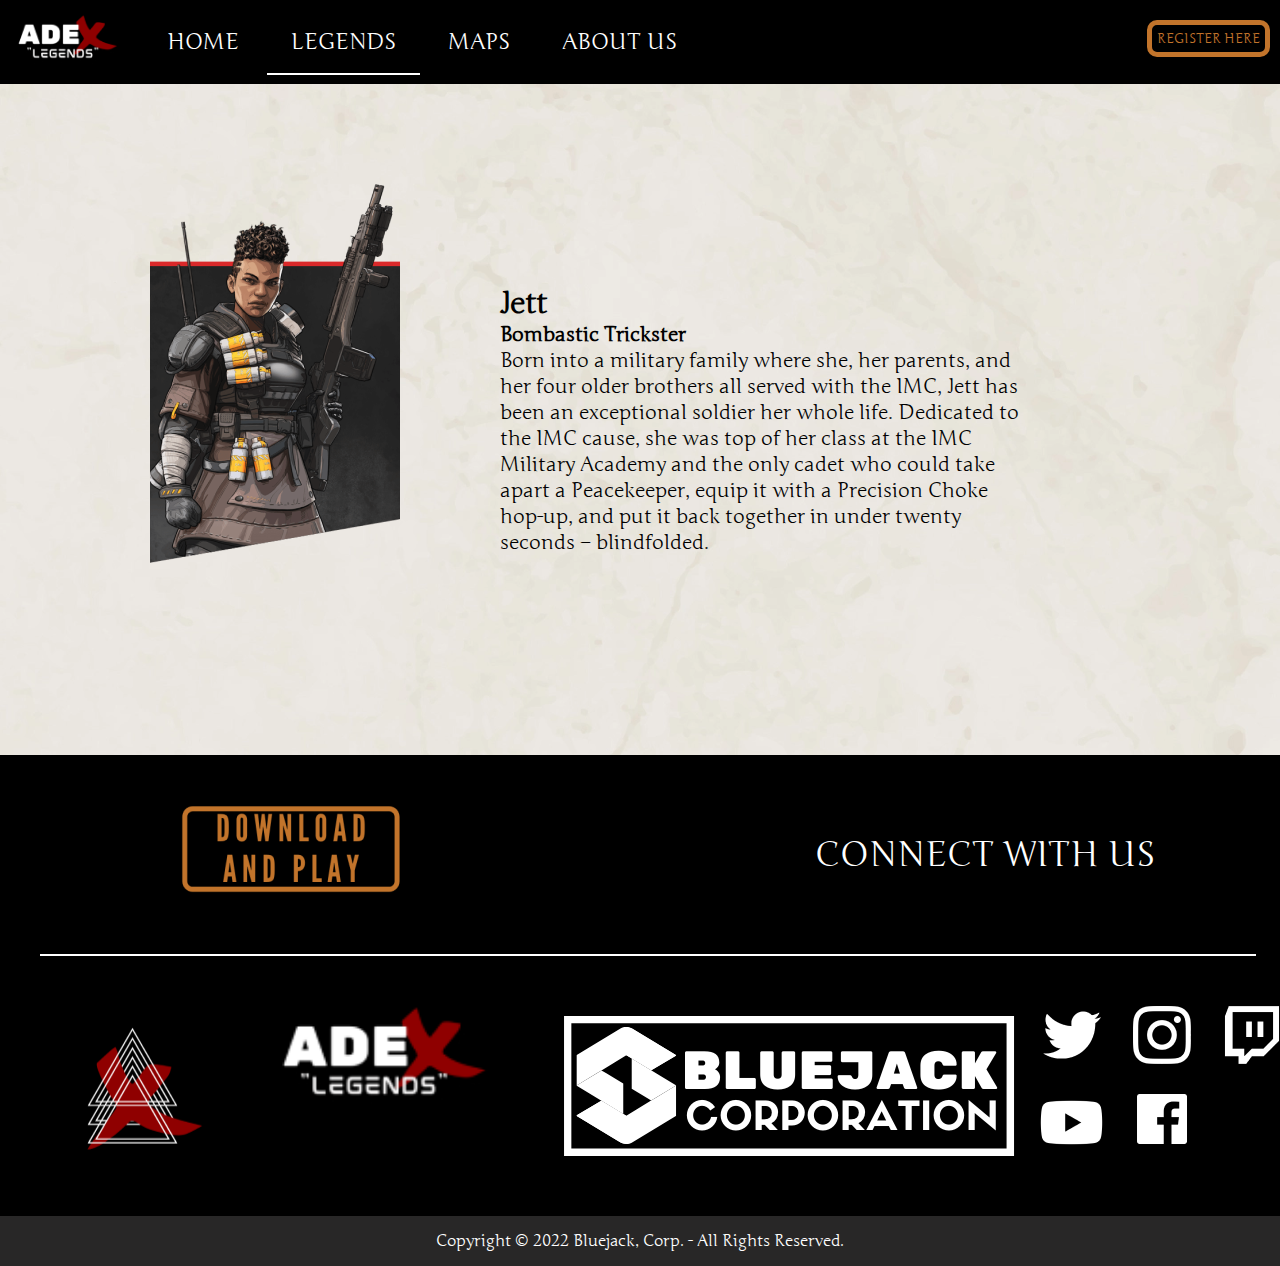
<file: adex legend/hero/jett.html>
<!DOCTYPE html>
<html lang="en">
<head>
    <meta charset="UTF-8">
    <meta http-equiv="X-UA-Compatible" content="IE=edge">
    <meta name="viewport" content="width=device-width, initial-scale=1.0">
    <title>Adex legends</title>
    <link rel="stylesheet" href="../style.css">
</head>
<body>
    <head>

        <!--Navbar-->
        <div class="navbar">
            <img src="../img/Legends (1) 1.png" height="84px" alt="">
            <ul>
                
                <li><a href="../index.html" > HOME</a></li>
                <li style="border-bottom: 2px solid #fff;"><a href="../legends.html">LEGENDS</a></li>
                <li><a href="../map.html">MAPS</a></li>
                <li><a href="../about.html">ABOUT US</a></li>
            </ul>
            <a href="../register.html"><button id="register">REGISTER HERE</button></a>
        </div>
    </head>
    <div class="character-detail">
        <div class="char">
            <img src="../img/Bangalore 1.png" alt="">
        </div>
        <div class="char-detail">
            <h2>Jett</h2>
            <h4>Bombastic Trickster</h4>
            <p>Born into a military family where she, her parents, and her four older brothers all served with the IMC, Jett has been an exceptional soldier her whole life. Dedicated to the IMC cause, she was top of her class at the IMC Military Academy and the only cadet who could take apart a Peacekeeper, equip it with a Precision Choke hop-up, and put it back together in under twenty seconds – blindfolded.</p>
        </div>
    </div>
   


    <!--Footer-->
    <footer>
        <div class="top">
            <div class="download">
                <img src="../img/Legends (2) 1.png" style="margin-top:50px;"alt="">
            </div>
            <p>CONNECT WITH US</p>
        </div>
        <div class="mid">
            <img src="../img/Legends (4) 1.png"  alt="">
            <img src="../img/Legends (1) 1.png" width="316" height="172" alt="">
            <img src="../img/Legends (7) 1.png" alt="">
            <img src="../img/Group 23.png" width="242" height="153" style="margin-top:30px ;" alt="">
        </div>
        <div class="bot">
            <p>Copyright © 2022 Bluejack, Corp. - All Rights Reserved.</p>
        </div>
    </footer>
    
</body>
</html>
</file>
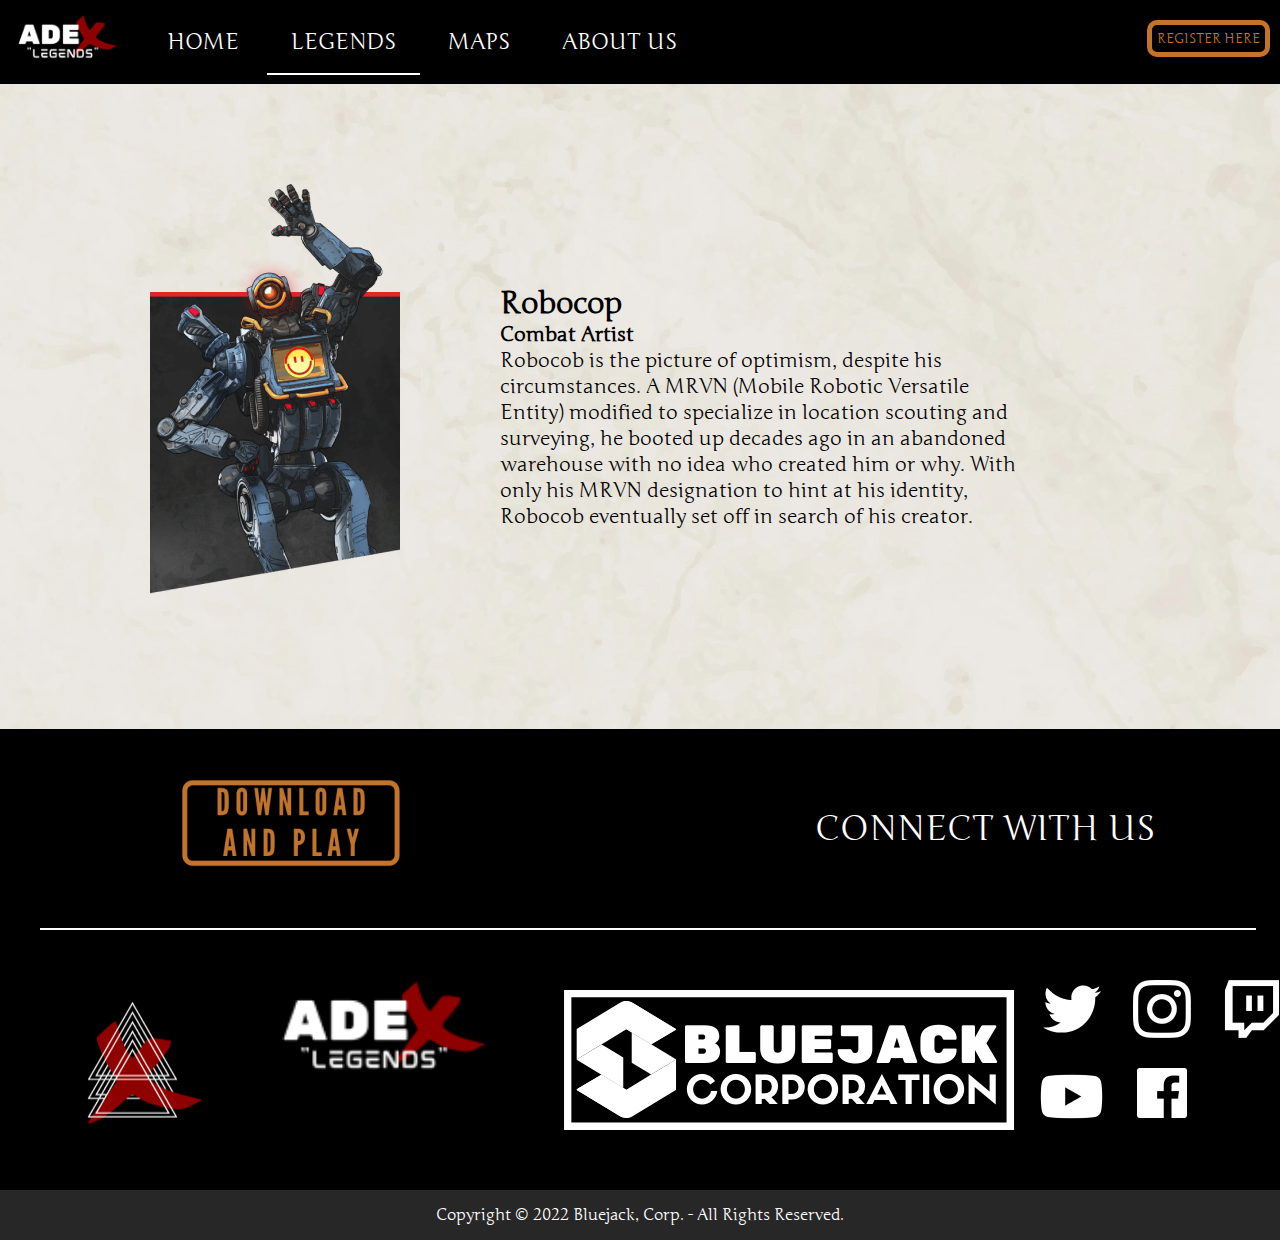
<file: adex legend/hero/robocop.html>
<!DOCTYPE html>
<html lang="en">
<head>
    <meta charset="UTF-8">
    <meta http-equiv="X-UA-Compatible" content="IE=edge">
    <meta name="viewport" content="width=device-width, initial-scale=1.0">
    <title>Adex legends</title>
    <link rel="stylesheet" href="../style.css">
</head>
<body>
    <head>

        <!--Navbar-->
        <div class="navbar">
            <img src="../img/Legends (1) 1.png" height="84px" alt="">
            <ul>
                
                <li ><a href="../index.html" > HOME</a></li>
                <li style="border-bottom: 2px solid #fff;"><a href="../legends.html">LEGENDS</a></li>
                <li><a href="../map.html">MAPS</a></li>
                <li><a href="../about.html">ABOUT US</a></li>
            </ul>
            <a href="../register.html"><button id="register">REGISTER HERE</button></a>
        </div>
    </head>
    <div class="character-detail">
        <div class="char">
            <img src="../img/Pathfinder_apex 1.png" alt="">
        </div>
        <div class="char-detail">
            <h2>Robocop</h2>
            <h4>Combat Artist</h4>
            <p>Robocob is the picture of optimism, despite his circumstances. A MRVN (Mobile Robotic Versatile Entity) modified to specialize in location scouting and surveying, he booted up decades ago in an abandoned warehouse with no idea who created him or why. With only his MRVN designation to hint at his identity, Robocob eventually set off in search of his creator.</p>
        </div>
    </div>
   


    <!--Footer-->
    <footer>
        <div class="top">
            <div class="download">
                <img src="../img/Legends (2) 1.png" style="margin-top:50px;"alt="">
            </div>
            <p>CONNECT WITH US</p>
        </div>
        <div class="mid">
            <img src="../img/Legends (4) 1.png"  alt="">
            <img src="../img/Legends (1) 1.png" width="316" height="172" alt="">
            <img src="../img/Legends (7) 1.png" alt="">
            <img src="../img/Group 23.png" width="242" height="153" style="margin-top:30px ;" alt="">
        </div>
        <div class="bot">
            <p>Copyright © 2022 Bluejack, Corp. - All Rights Reserved.</p>
        </div>
    </footer>
    
</body>
</html>
</file>
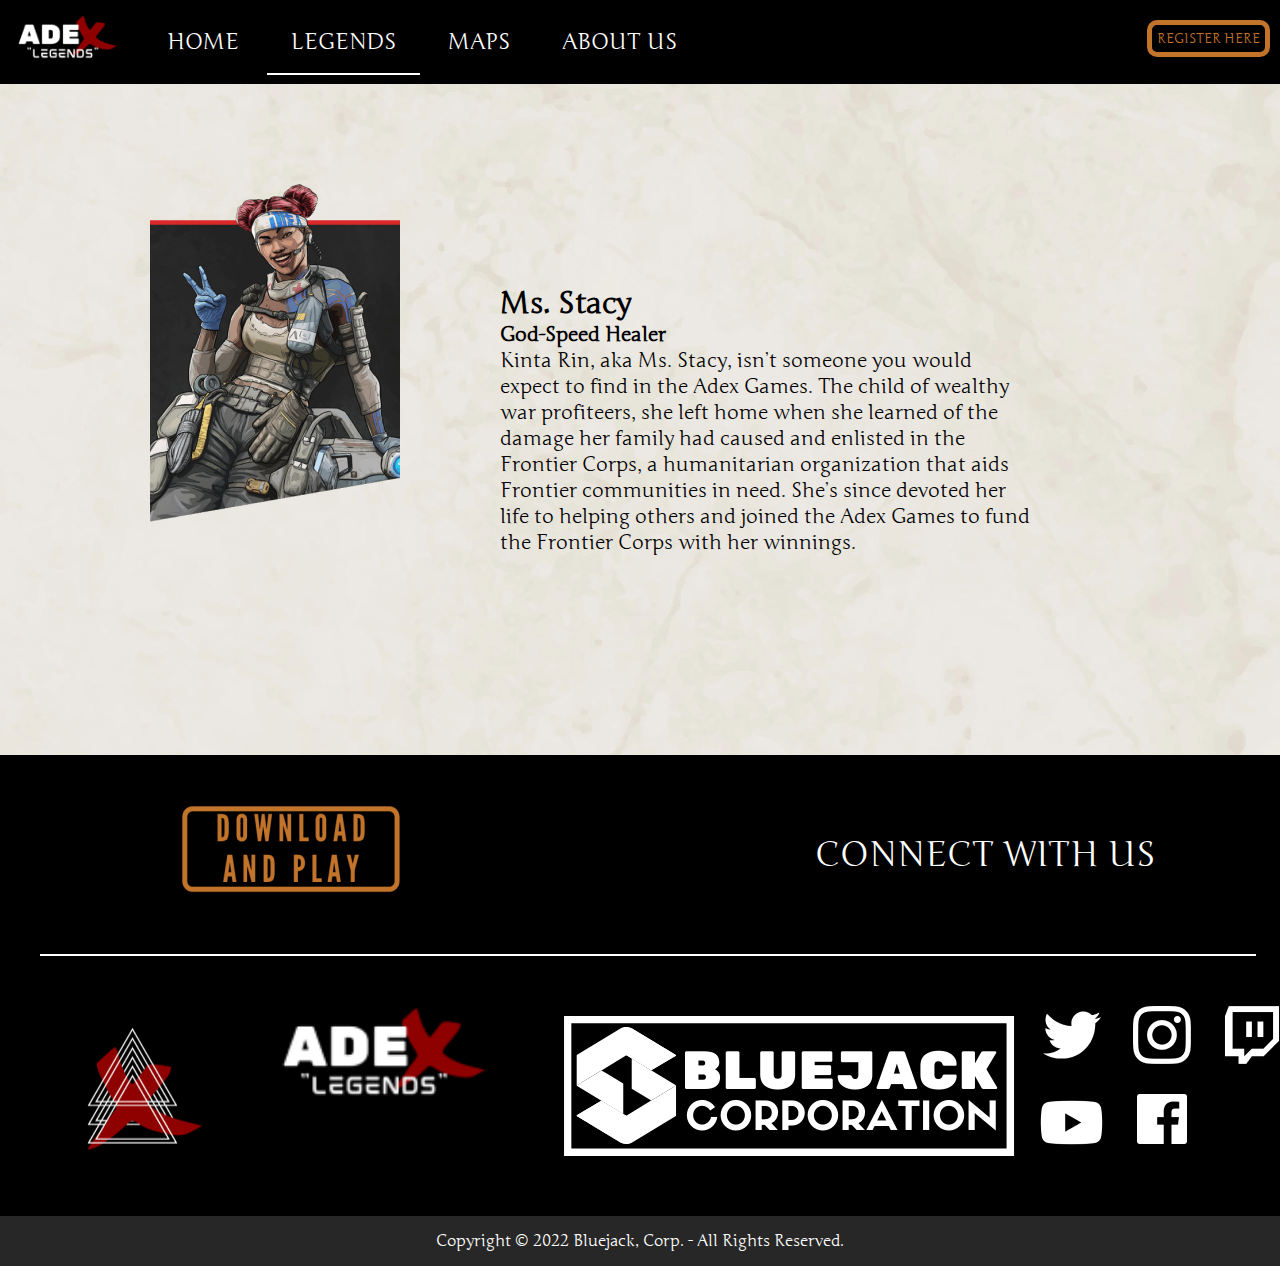
<file: adex legend/hero/stacy.html>
<!DOCTYPE html>
<html lang="en">
<head>
    <meta charset="UTF-8">
    <meta http-equiv="X-UA-Compatible" content="IE=edge">
    <meta name="viewport" content="width=device-width, initial-scale=1.0">
    <title>Adex legends</title>
    <link rel="stylesheet" href="../style.css">
</head>
<body>
    <head>

        <!--Navbar-->
        <div class="navbar">
            <img src="../img/Legends (1) 1.png" height="84px" alt="">
            <ul>
                
                <li ><a href="../index.html" > HOME</a></li>
                <li style="border-bottom: 2px solid #fff;"><a href="../legends.html">LEGENDS</a></li>
                <li><a href="../map.html">MAPS</a></li>
                <li><a href="../legends.html">ABOUT US</a></li>
            </ul>
            <a href="../register.html"><button id="register">REGISTER HERE</button></a>
        </div>
    </head>
    <div class="character-detail">
        <div class="char">
            <img src="../img/Lifeline 1.png" alt="">
        </div>
        <div class="char-detail">
            <h2>Ms. Stacy</h2>
            <h4>God-Speed Healer</h4>
            <p>Kinta Rin, aka Ms. Stacy, isn’t someone you would expect to find in the Adex Games. The child of wealthy war profiteers, she left home when she learned of the damage her family had caused and enlisted in the Frontier Corps, a humanitarian organization that aids Frontier communities in need. She’s since devoted her life to helping others and joined the Adex Games to fund the Frontier Corps with her winnings.</p>
        </div>
    </div>
   


    <!--Footer-->
    <footer>
        <div class="top">
            <div class="download">
                <img src="../img/Legends (2) 1.png" style="margin-top:50px;"alt="">
            </div>
            <p>CONNECT WITH US</p>
        </div>
        <div class="mid">
            <img src="../img/Legends (4) 1.png"  alt="">
            <img src="../img/Legends (1) 1.png" width="316" height="172" alt="">
            <img src="../img/Legends (7) 1.png" alt="">
            <img src="../img/Group 23.png" width="242" height="153" style="margin-top:30px ;" alt="">
        </div>
        <div class="bot">
            <p>Copyright © 2022 Bluejack, Corp. - All Rights Reserved.</p>
        </div>
    </footer>
    
</body>
</html>
</file>
<file: adex legend/style.css>
@import url('https://fonts.googleapis.com/css2?family=Junge&family=League+Spartan:wght@600;700&display=swap');
*{
    margin: 0;
    padding: 0;
    box-sizing: border-box;
    font-family: 'Junge', serif;
}
.navbar{
    display: flex;
    
    background-color: black;
    height: 84px;
}
.navbar li{
    display: inline;
    line-height:84px ;
    align-items: center;
    padding: 18px 24px;
    font-size: 22px;
}
.navbar li a:hover{

    color: #C2742B;
    
}
#register{
    margin-top: 20px;
    right: 10px;
    padding: 5px 5px;
    color: #C2742B;
    background-color: #00000000;
    border-radius: 10px;
    border: 5px solid #C2742B;
    position:absolute;
}
#register:hover{
    color: #fff;
    border-color: #fff;
   
}
.navbar a{
    text-decoration: none;
    color: #fff;
    
}
.lastest{
    background-image: url('img/Rectangle\ 13.png');
    background-repeat: no-repeat;
    background-size: 100%;
    background-position-y:-50px ;
    width: 100%;
}
.lastest h1{
    font-size: 35px;
}
.lastest h1:hover{
    color: #C2742B;
}
.isi{
    display: flex;
    justify-content: space-around;
    padding: 20px;
}
.iklan{
    display: flex;
}
.iklan1 #pause{
    opacity: 0.5;
}
.iklan1 #pause:hover{
    opacity: 1.0;
}
footer{
    background-color: black;
    color: #fff;
}
footer .top{
    display: flex;
    justify-content: space-between;
    align-items: center;
    padding:0px 100px ;
    border-bottom: 2px solid #fff;
    width: 95%;
    margin-left: 40px;
}
footer .top p{
    font-size: 35px;
    align-items: center;
}
footer .top .download img{
    filter: opacity(1);
}
footer .top .download img:hover{
    
    filter: brightness(100%);
    filter: contrast(100%);
    filter: saturate(0);
}
footer .mid{
    justify-content: space-evenly;
    display: flex;
    padding: 20px;
}
footer .bot{
    text-align: center;
    background-color: #282727;
    height: 50px;
    line-height: 50px;
}
#pause{
    margin: 200px 250px;
    position: absolute;
}
#pause:hover{
    opacity: 100%;
}
.container{
    display: grid;
    grid-template-columns: auto auto ;
    padding: 50px;
    background-image: url('img/background\ 4.png');
    height: 1530px;
    width: 100%;
}
.character{
    display: flex;
    place-content: center;
}
.character .detail{
    display: grid;
    padding: 20px;
    
}
.detail img{
    filter: brightness(0);
    
}
.detail img:hover{
    filter: brightness(100%);
}
.detail h2{
    font-family: 'League Spartan';
    font-size: 35px;
}
.detail h2:hover{
    color: #D72D2D;
    cursor: pointer;
}
.detail p
{
    font-family: 'League Spartan';
    font-size: 30px;
}
.character-detail{
    display: flex;
    justify-content: space-around;
    padding: 100px 150px;
    background-image: url('img/background\ 4.png');
}
.char-detail{
    padding: 100px ;
    font-size: 20px;
}
.arena{
    background-color: black;
    height: 100px;
    width: 100%;
    text-align: center;
    color: #fff;
}
.arena h1{
    font-size: 50px;

}
.arena p{
    font-size: 20px;
}
.map{
    background-color: black;
    
    display: flex;
    color: #fff;
    height: 100px;
    font-size: 30px;
    justify-content: space-evenly;
    align-items: center;
}
.map .dot{
    cursor: pointer;
}
.map .dot:hover{
    color: #C2742B;
    border-bottom: 2px solid #fff;
}
.slideshow-container {
    position: relative;
    margin: auto;
    
}
.slideshow-container1 {
    position: relative;
    margin: auto;
    height: 563px;
    display: block;
}
.map1{
    background-color: black;
    
    display: flex;
    color: #fff;
    height: 100px;
    font-size: 30px;
    justify-content: space-evenly;
    align-items: center;
}
.map1 .dot1{
    cursor: pointer;
}
.map1 .dot1:hover{
    color: #C2742B;
    border-bottom: 2px solid #fff;
}
.top-about{
    display: flex;
    column-gap: 100px;
    justify-content: space-between;
}

.container-about{
    background-image: url('img/background\ 7.png');
    padding: 50px;
}
.cont-about{
    display: grid;
    grid-template-columns: auto auto;
    padding: 50px;
    column-gap: 250px;
    row-gap: 50px;
    
}
.cont-about h1{
    font-size: 30px;
    padding-bottom: 20px;
    text-decoration: underline 5px #000;
}
.cont-about p{
    line-height: 148%;
    font-size: 24px;
}
.about-button{
    margin-top: 20px;
}
.team{
    display: flex;
}
.team h2{
    font-size: 20px;
}
.team img{
   
  filter: grayscale(100%);
}
.regist{
    background-image: url('img/background\ 7.png');
    display: grid;
    grid-template-columns: auto;
    place-content: center;
    padding-bottom:200px ;
}
.regist .logo{
    display: flex;
    place-content: center;
}
.form{
    display: flex;
    border-radius: 15px;
    place-content: center;
    text-align: center;
    padding: 50px;
    color: #2c2727;
    width: 873px;
    height: 972px;
    background-color: #FDFAEA;
    box-shadow: 4px 4px 4px rgba(0, 0, 0, 0.245);
}
.form .title h1{
    font-size: 36px;

}
.form .title h2{
    font-size: 20px;
}
.sponsor{
    display: flex;
    column-gap: 20px;
    place-content: center;
}
.form-input{
    display: grid;
    grid-template-columns: auto;
    place-content: center;
    row-gap: 30px;
    padding: 50px;
}
.form-input input[type=text],input[type=submit],input[type=email],input[type=password]{
    width: 324px;
    height: 48px;
    margin-left: 50px;
    background-color: #DCE1E4;
    border-radius: 12px;
    text-align: center;
    font-size: 20px;
    place-items: center;
}
#submit{
    width: 129px;
    margin-left: 140px;
    height: 47px;
    cursor: pointer;

  
}
.cont-cek{
    display: block;
  position: relative;
  padding-left: 35px;
  margin-bottom: 5px;
  cursor: pointer;
  user-select: none;
}
.cont-cek input {
    position: absolute;
    opacity: 0;
    width: 16px;
    height: 16px;
    cursor: pointer;
  }
.mark {
    position: absolute;
    top: 0px;
    left: 10px;
    border: 2px solid #000;
    border-radius: 5px;
    width: 16px;
    height: 16px;
    background-color: rgba(0, 0, 0, 0);
  }
.cont-cek input:checked ~ .mark{
    background-color: rgba(0, 0, 0, 0);
    
}
.cont-cek input:checked ~ .mark:after{
    display: block;
}
.cont-cek input {
    position: absolute;
    opacity: 0;
    cursor: pointer;
    height: 0;
    width: 0;
  }
.mark:after {
    content: "";
    position: absolute;
    display: none;
}
.cont-cek .mark:after {
    right:  3.5px;
    top: 2px;
    width: 2px;
    height: 4px;
    border: solid rgb(0, 0, 0);
    border-width: 0 2px 2px 0;
    transform: rotate(45deg);
  }
  ::placeholder {
    color: #000;
    text-align: center;
    font-size: 20px;
    opacity: 0.5; /* Firefox */
  }
</file>
